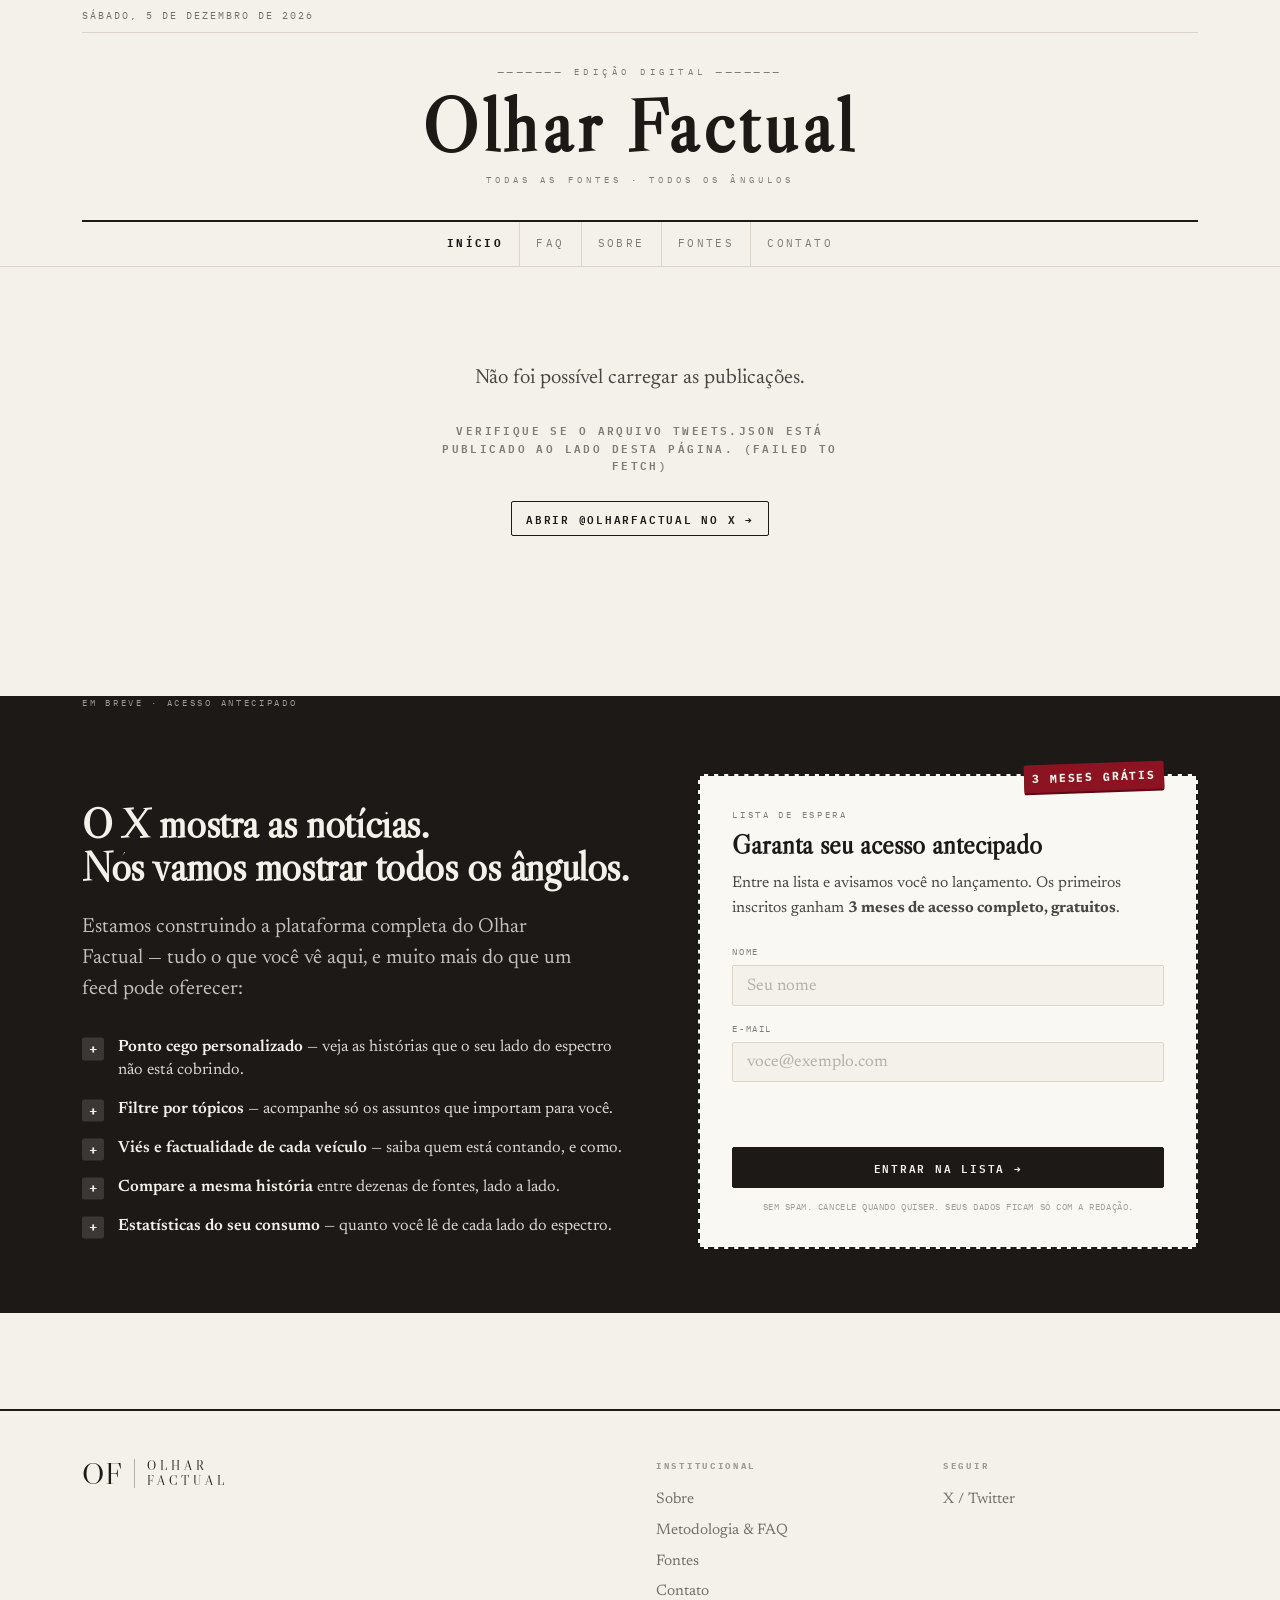
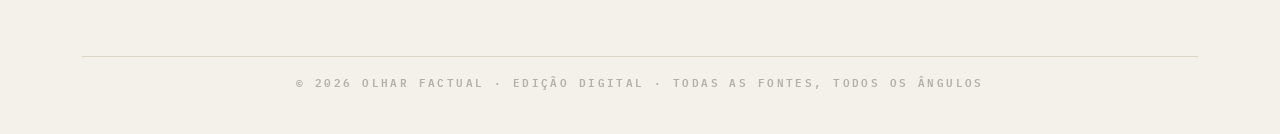
<file: index.html>
<!DOCTYPE html>
<html lang="pt-BR">
<head>
<meta charset="UTF-8">
<meta name="viewport" content="width=device-width, initial-scale=1">
<title>Olhar Factual - Início</title>
<link rel="stylesheet" href="of-tokens.css">
<link rel="icon" href="favicon.svg" type="image/svg+xml">
<link rel="icon" type="image/png" sizes="32x32" href="favicon-32.png">
<link rel="apple-touch-icon" href="favicon-180.png">
<meta name="theme-color" content="#1c1917">
<style>
  /* ---- live indicator in the masthead bar ---- */
  .xf-live { display:inline-flex; align-items:center; gap:0.45rem; font-family:var(--of-mono);
    font-size:0.625rem; letter-spacing:0.2em; text-transform:uppercase; color:var(--of-breaking); }
  .xf-live__dot { width:7px; height:7px; border-radius:99px; background:var(--of-breaking);
    animation: of-pulse 1.6s ease-in-out infinite; }
  @media (prefers-reduced-motion: reduce){ .xf-live__dot{ animation:none; } }

  /* ---- hero ---- */
  .xf-hero { padding-block: var(--of-s7); border-bottom: 2px solid var(--of-ink); }
  .xf-hero__img { width:100%; aspect-ratio:4/3; object-fit:cover; background:var(--of-paper-sunken); filter:saturate(0.92); }

  /* ---- secondary 3-up ---- */
  .xf-secondary { display:grid; gap:0; }
  @media (min-width:768px){ .xf-secondary{ grid-template-columns:repeat(3,1fr); } }

  /* ---- masonry-ish grid rows ---- */
  .xf-grid-row { display:grid; grid-template-columns:1fr; gap:var(--of-s6); padding-block:var(--of-s6); }
  @media (min-width:768px){ .xf-grid-row{ grid-template-columns:repeat(4,1fr); } }

  /* ---- engagement line (mono, restrained) ---- */
  .xf-eng { display:flex; align-items:center; gap:0.9rem; flex-wrap:wrap; margin-top:var(--of-s2);
    font-family:var(--of-mono); font-size:var(--of-fs-micro); letter-spacing:0.08em; color:var(--of-ink-55); }
  .xf-eng b { color:var(--of-ink-80); font-weight:600; }
  .xf-eng__sep { color:var(--of-ink-20); }

  /* ---- post body text in hashtags/mentions ---- */
  .xf-tag { color:var(--of-crimson); }

  /* ---- ticker links ---- */
  .of-ticker__link { color:inherit; text-decoration:none; transition:opacity .15s; }
  .of-ticker__link:hover { opacity:0.82; }
  .of-ticker__link:hover .of-ticker__item { text-decoration:underline; text-underline-offset:3px; }

  /* ---- lens badge (brand kicker: "🔍 Três lentes diferentes") ---- */
  .xf-lens { display:inline-flex; align-items:center; gap:0.38rem; margin-bottom:var(--of-s3);
    font-family:var(--of-mono); font-size:var(--of-fs-micro); font-weight:600; letter-spacing:0.12em;
    text-transform:uppercase; color:var(--of-crimson); }
  .xf-lens__icon { font-size:0.85em; filter:grayscale(1) brightness(0.6); }
  .of-card .xf-lens { margin-bottom:0; margin-top:var(--of-s3); }

  /* ---- coverage kicker (blindspot / comparison) ---- */
  .xf-covk { display:inline-flex; align-items:center; gap:0.4rem; margin-bottom:var(--of-s3);
    font-family:var(--of-mono); font-size:var(--of-fs-micro); font-weight:700; letter-spacing:0.14em;
    text-transform:uppercase; color:var(--of-ink-80); }
  .xf-covk__g { font-size:0.95em; }
  .xf-covk--blind { color:var(--of-crimson); }
  .of-card .xf-covk { margin-bottom:0; margin-top:var(--of-s3); }

  /* ---- coverage panel (hero) ---- */
  .xf-covpanel { background:var(--of-paper-raised); border:1px solid var(--of-rule);
    border-radius:var(--of-radius); padding:var(--of-s6); }
  .xf-covpanel__head { display:flex; align-items:baseline; justify-content:space-between; gap:var(--of-s4);
    margin-bottom:var(--of-s5); flex-wrap:wrap; }
  .xf-covpanel__label { font-family:var(--of-mono); font-size:var(--of-fs-micro); letter-spacing:0.22em;
    text-transform:uppercase; color:var(--of-ink-55); }
  .xf-covpanel__stat { font-family:var(--of-mono); font-size:var(--of-fs-label); letter-spacing:0.06em; color:var(--of-ink-80); }
  .xf-covpanel .of-bias { margin-top:0; }
  .xf-covpanel .of-bias__legend { font-size:0.6rem; margin-top:6px; }
  .xf-covpanel__note { font-family:var(--of-serif); font-size:1.02rem; line-height:1.45; color:var(--of-ink-80);
    margin:var(--of-s5) 0 0; text-wrap:pretty; }

  /* ---- outlet chips ---- */
  .xf-chips { display:flex; flex-wrap:wrap; gap:0.4rem; margin-top:var(--of-s5); }

  /* ---- compact coverage on cards ---- */
  .xf-covmini { margin-top:var(--of-s3); }
  .xf-covmini .of-bias { margin-top:0; }
  .xf-covstat { font-family:var(--of-mono); font-size:var(--of-fs-micro); letter-spacing:0.06em;
    color:var(--of-ink-55); margin-top:0.45rem; }

  /* ---- inline coverage under the hero headline ---- */
  .xf-herocov { margin-top:var(--of-s5); max-width:400px; }
  .xf-herocov .of-bias { margin-top:0; }
  .xf-covnote { font-family:var(--of-serif); font-size:0.92rem; line-height:1.4; color:var(--of-ink-55);
    margin:var(--of-s3) 0 0; text-wrap:pretty; }
  .of-card .xf-covnote { font-size:0.8rem; margin-top:0.45rem; }

  /* ---- image placeholder (shown only if the X cover fails / is unavailable) ---- */
  .xf-imgph { display:grid; place-items:center; background:
      repeating-linear-gradient(135deg, var(--of-paper-sunken) 0 14px, color-mix(in oklab, var(--of-paper-sunken) 60%, var(--of-rule-soft)) 14px 28px);
    border:1px solid var(--of-rule); }
  .xf-imgph__lens { font-size:1.9rem; filter:grayscale(1) opacity(0.32); }
  .xf-hero__img.xf-imgph .xf-imgph__lens { font-size:3rem; }

  /* ---- per-card "ver no X" affordance ---- */
  .xf-source { margin-top:var(--of-s3); }

  /* ---- status / loading / error ---- */
  .xf-status { padding-block:var(--of-s9); text-align:center; }
  .xf-status__inner { display:inline-flex; flex-direction:column; align-items:center; gap:var(--of-s4); max-width:46ch; }
  .xf-spinner { width:26px; height:26px; border:2px solid var(--of-rule); border-top-color:var(--of-ink);
    border-radius:99px; animation: xf-spin 0.8s linear infinite; }
  @keyframes xf-spin { to { transform: rotate(360deg); } }
  .xf-hide { display:none !important; }

  /* skeleton shimmer for first paint */
  .xf-skel { background:linear-gradient(90deg, var(--of-paper-sunken) 25%, var(--of-rule-soft) 37%, var(--of-paper-sunken) 63%);
    background-size:400% 100%; animation: xf-shimmer 1.4s ease infinite; }
  @keyframes xf-shimmer { 0%{ background-position:100% 0; } 100%{ background-position:-100% 0; } }

  /* ---- profile strip ---- */
  .xf-profile { display:flex; align-items:center; gap:var(--of-s5); flex-wrap:wrap;
    padding-block:var(--of-s5); border-bottom:1px solid var(--of-rule); }
  .xf-profile__id { display:flex; align-items:center; gap:var(--of-s4); }
  .xf-profile__avatar { width:3.1rem; height:3.1rem; font-size:1.15rem; flex:none; }
  .xf-profile__name { font-family:var(--of-display); font-size:1.45rem; line-height:1; display:flex; align-items:center; gap:0.4rem; }
  .xf-profile__check { display:inline-grid; place-items:center; width:1rem; height:1rem; border-radius:99px;
    background:var(--of-crimson); color:var(--of-on-red); font-size:0.62rem; font-family:var(--of-mono); transform:translateY(1px); }
  .xf-profile__handle { font-family:var(--of-mono); font-size:var(--of-fs-label); letter-spacing:0.1em; color:var(--of-ink-55); margin-top:0.3rem; }
  .xf-profile__bio { font-family:var(--of-serif); font-size:1rem; color:var(--of-ink-80); margin:0; max-width:42ch; }
  .xf-profile__stats { display:flex; gap:var(--of-s5); font-family:var(--of-mono); font-size:var(--of-fs-micro);
    letter-spacing:0.06em; text-transform:uppercase; color:var(--of-ink-55); }
  .xf-profile__stats b { color:var(--of-ink); font-weight:600; }
  .xf-profile__spacer { flex:1; }
  .xf-profile__cta { flex:none; }
  @media (max-width:640px){ .xf-profile__bio { order:3; flex-basis:100%; } }

  /* ---- waitlist band ---- */
  .xf-waitlist { background:var(--of-ink); color:var(--of-paper); margin-top:var(--of-s8); }
  .xf-waitlist__grid { display:grid; gap:var(--of-s7); padding-block:var(--of-s8); align-items:center; }
  @media (min-width:880px){ .xf-waitlist__grid { grid-template-columns:1.05fr 0.95fr; gap:var(--of-s8); } }
  .xf-waitlist .of-section-head__label { color:color-mix(in oklab, var(--of-paper) 70%, transparent); }
  .xf-waitlist .of-section-head__tick { background:var(--of-paper); }
  .xf-waitlist .of-section-head__line { background:color-mix(in oklab, var(--of-paper) 22%, transparent); }
  .xf-wl__eyebrow { font-family:var(--of-mono); font-size:var(--of-fs-micro); letter-spacing:0.3em;
    text-transform:uppercase; color:color-mix(in oklab, var(--of-paper) 60%, transparent); }
  .xf-wl__title { font-family:var(--of-display); font-size:var(--of-fs-d2); line-height:1.04; letter-spacing:-0.01em; margin:var(--of-s4) 0 0; color:var(--of-paper); text-wrap:balance; }
  .xf-wl__lede { font-family:var(--of-serif); font-size:var(--of-fs-deck); line-height:1.5; color:color-mix(in oklab, var(--of-paper) 78%, transparent); margin:var(--of-s5) 0 0; max-width:46ch; text-wrap:pretty; }
  .xf-feat { list-style:none; margin:var(--of-s6) 0 0; padding:0; display:grid; gap:var(--of-s4); }
  .xf-feat li { display:grid; grid-template-columns:auto 1fr; gap:0.85rem; align-items:start;
    font-family:var(--of-serif); font-size:1.02rem; line-height:1.4; color:color-mix(in oklab, var(--of-paper) 88%, transparent); }
  .xf-feat li::before { content:'+'; font-family:var(--of-mono); font-weight:700; color:var(--of-paper);
    background:color-mix(in oklab, var(--of-paper) 14%, transparent); width:1.4rem; height:1.4rem; border-radius:var(--of-radius);
    display:grid; place-items:center; font-size:0.85rem; transform:translateY(0.1rem); }
  .xf-feat li b { color:var(--of-paper); font-weight:600; }

  /* coupon-style form card */
  .xf-coupon { background:var(--of-paper-raised); color:var(--of-ink); border:2px dashed var(--of-ink);
    border-radius:var(--of-radius); padding:var(--of-s6); position:relative; }
  .xf-stamp { position:absolute; top:-0.85rem; right:var(--of-s6); background:var(--of-crimson); color:var(--of-on-red);
    font-family:var(--of-mono); font-weight:700; font-size:0.72rem; letter-spacing:0.16em; text-transform:uppercase;
    padding:0.4em 0.7em; border-radius:var(--of-radius); transform:rotate(-2deg); box-shadow:0 2px 0 color-mix(in oklab,#000 25%,var(--of-crimson)); }
  .xf-coupon__eyebrow { font-family:var(--of-mono); font-size:var(--of-fs-micro); letter-spacing:0.3em; text-transform:uppercase; color:var(--of-ink-55); }
  .xf-coupon__title { font-family:var(--of-display); font-size:1.7rem; line-height:1.05; margin:var(--of-s2) 0 0; }
  .xf-coupon__sub { font-family:var(--of-serif); font-size:0.98rem; color:var(--of-ink-80); margin:var(--of-s3) 0 0; text-wrap:pretty; }
  .xf-form { display:grid; gap:var(--of-s4); margin-top:var(--of-s5); }
  .xf-field { display:flex; flex-direction:column; gap:0.35rem; }
  .xf-field label { font-family:var(--of-mono); font-size:var(--of-fs-micro); letter-spacing:0.18em; text-transform:uppercase; color:var(--of-ink-55); }
  .xf-input { font-family:var(--of-serif); font-size:1.05rem; padding:0.7rem 0.85rem; background:var(--of-paper);
    border:1px solid var(--of-rule); border-radius:var(--of-radius); color:var(--of-ink); width:100%; transition:border-color .15s, box-shadow .15s; }
  .xf-input:focus { outline:none; border-color:var(--of-ink); box-shadow:0 0 0 3px var(--of-ink-20); }
  .xf-input::placeholder { color:var(--of-ink-30); }
  .xf-input--err { border-color:var(--of-breaking); }
  .xf-form__err { font-family:var(--of-mono); font-size:var(--of-fs-micro); letter-spacing:0.04em; color:var(--of-breaking); min-height:0.9rem; }
  .xf-form .of-btn { width:100%; justify-content:center; padding-block:0.95em; }
  .xf-form .of-btn[disabled] { opacity:0.55; cursor:default; }
  .xf-fine { font-family:var(--of-mono); font-size:0.5625rem; letter-spacing:0.06em; text-transform:uppercase; color:var(--of-ink-40); text-align:center; margin:var(--of-s3) 0 0; }
  /* success state */
  .xf-coupon--done { border-style:solid; border-color:var(--of-crimson); }
  .xf-success { text-align:center; padding-block:var(--of-s3); }
  .xf-success__mark { width:3rem; height:3rem; margin:0 auto var(--of-s4); border-radius:99px; background:var(--of-crimson); color:var(--of-on-red);
    display:grid; place-items:center; font-size:1.4rem; }
  .xf-success__pos { font-family:var(--of-mono); font-size:var(--of-fs-label); letter-spacing:0.14em; text-transform:uppercase; color:var(--of-ink-55); margin-top:var(--of-s4); }
  .xf-success__pos b { color:var(--of-crimson); font-size:1.05rem; }
</style>
</head>
<body>

<!-- ===================== MASTHEAD ===================== -->
<header class="of-masthead" data-screen-label="Feed do X">
  <div class="of-container">
    <div class="of-masthead__bar">
      <span class="of-masthead__date" id="xf-date">—</span>
    </div>
    <div class="of-masthead__title">
      <div class="of-eyebrow" style="margin-bottom:var(--of-s3)">─────── Edição Digital ───────</div>
      <a href="index.html"><h1 class="of-wordmark">Olhar Factual</h1></a>
      <div class="of-eyebrow" style="margin-top:var(--of-s3); letter-spacing:0.45em">Todas as fontes · Todos os ângulos</div>
    </div>
    <nav class="of-nav">
      <a href="index.html" aria-current="page">Início</a>
      <a href="FAQ.html">FAQ</a>
      <a href="Sobre.html">Sobre</a>
      <a href="Fontes.html">Fontes</a>
      <a href="Contato.html">Contato</a>
    </nav>
  </div>
</header>

<!-- ===================== BREAKING TICKER ===================== -->
<div class="of-ticker xf-hide" id="xf-ticker">
  <div class="of-ticker__inner">
    <div class="of-ticker__tag"><span class="of-ticker__dot">●</span><span>Últimas</span></div>
    <div class="of-ticker__viewport">
      <div class="of-ticker__track" id="xf-ticker-track"></div>
    </div>
  </div>
</div>

<!-- (profile strip removed per review) -->

<main class="of-container">

  <!-- ===================== LOADING / ERROR STATE ===================== -->
  <section class="xf-status" id="xf-state">
    <div class="xf-status__inner">
      <div class="xf-spinner" id="xf-spinner"></div>
      <p class="of-deck" id="xf-state-msg">Carregando publicações de @olharfactual…</p>
      <p class="of-kicker xf-hide" id="xf-state-sub"></p>
      <a class="of-btn of-btn--ghost xf-hide" id="xf-state-cta" href="#" target="_blank" rel="noopener">Ver no X →</a>
    </div>
  </section>

  <!-- ===================== HERO (post 1) ===================== -->
  <article class="xf-hero of-card group xf-hide" id="xf-hero"></article>

  <!-- ===================== SECONDARY ROW (posts 2–4) ===================== -->
  <section class="xf-secondary of-divide-x of-row-3 xf-hide" id="xf-secondary" style="padding-block:var(--of-s4)"></section>

  <!-- ===================== GRID (rest) ===================== -->
  <section class="of-pad-y xf-hide" id="xf-more">
    <div class="of-section-head">
      <span class="of-section-head__tick"></span>
      <span class="of-section-head__label">Mais Publicações</span>
      <span class="of-section-head__line"></span>
    </div>
    <div class="of-divide-y" id="xf-grid"></div>
    <div style="text-align:center; margin-top:var(--of-s7)">
      <a class="of-btn of-btn--ghost" id="xf-seeall" href="https://x.com/olharfactual" target="_blank" rel="noopener">Ver todas no X</a>
    </div>
  </section>
</main>

<!-- ===================== WAITLIST BAND ===================== -->
<section class="xf-waitlist" id="waitlist" data-screen-label="Waitlist">
  <div class="of-container">
    <div class="xf-wl__eyebrow">Em Breve · Acesso Antecipado</div>
    <div class="xf-waitlist__grid">
      <div>
        <h2 class="xf-wl__title">O X mostra as notícias.<br>Nós vamos mostrar todos os ângulos.</h2>
        <p class="xf-wl__lede">Estamos construindo a plataforma completa do Olhar Factual — tudo o que você vê aqui, e muito mais do que um feed pode oferecer:</p>
        <ul class="xf-feat">
          <li><span><b>Ponto cego personalizado</b> — veja as histórias que o seu lado do espectro não está cobrindo.</span></li>
          <li><span><b>Filtre por tópicos</b> — acompanhe só os assuntos que importam para você.</span></li>
          <li><span><b>Viés e factualidade de cada veículo</b> — saiba quem está contando, e como.</span></li>
          <li><span><b>Compare a mesma história</b> entre dezenas de fontes, lado a lado.</span></li>
          <li><span><b>Estatísticas do seu consumo</b> — quanto você lê de cada lado do espectro.</span></li>
        </ul>
      </div>

      <div class="xf-coupon" id="xf-coupon">
        <span class="xf-stamp">3 meses grátis</span>
        <div id="xf-form-wrap">
          <div class="xf-coupon__eyebrow">Lista de espera</div>
          <h3 class="xf-coupon__title">Garanta seu acesso antecipado</h3>
          <p class="xf-coupon__sub">Entre na lista e avisamos você no lançamento. Os primeiros inscritos ganham <strong>3 meses de acesso completo, gratuitos</strong>.</p>
          <form class="xf-form" id="xf-form" novalidate>
            <div class="xf-field">
              <label for="xf-name">Nome</label>
              <input class="xf-input" id="xf-name" name="name" type="text" autocomplete="name" placeholder="Seu nome" required>
            </div>
            <div class="xf-field">
              <label for="xf-email">E-mail</label>
              <input class="xf-input" id="xf-email" name="email" type="email" autocomplete="email" placeholder="voce@exemplo.com" required>
            </div>
            <p class="xf-form__err" id="xf-form-err" role="alert"></p>
            <button class="of-btn" type="submit" id="xf-form-btn">Entrar na lista →</button>
          </form>
          <p class="xf-fine">Sem spam. Cancele quando quiser. Seus dados ficam só com a redação.</p>
        </div>
      </div>
    </div>
  </div>
</section>

<!-- ===================== FOOTER ===================== -->
<footer class="of-footer">
  <div class="of-container">
    <div class="of-footer__cols">
      <div class="of-footer__col" style="grid-column: span 2; min-width:auto">
        <a href="index.html" style="padding:0"><span class="of-logo"><span class="of-logo__mark">OF</span><span class="of-logo__rule"></span><span class="of-logo__word of-logo--stacked" style="display:flex;flex-direction:column">Olhar<br>Factual</span></span></a>
        <p class="of-kicker" style="margin-top:var(--of-s4); color:var(--of-ink-40)" id="xf-foot-updated"></p>
      </div>
      <div class="of-footer__col"><h4>Institucional</h4><a href="Sobre.html">Sobre</a><a href="FAQ.html">Metodologia &amp; FAQ</a><a href="Fontes.html">Fontes</a><a href="Contato.html">Contato</a></div>
      <div class="of-footer__col"><h4>Seguir</h4><a href="https://x.com/olharfactual" target="_blank" rel="noopener">X / Twitter</a></div>
    </div>
    <div class="of-hr" style="margin-top:var(--of-s7)"></div>
    <p class="of-kicker" style="margin-top:var(--of-s4); text-align:center; color:var(--of-ink-30)">© 2026 Olhar Factual · Edição Digital · Todas as fontes, todos os ângulos</p>
  </div>
</footer>

<script>
/* ============================================================================
   Olhar Factual — "Direto do X"
   Reads posts from tweets.json (same origin → no CORS, no backend) and renders
   them into the broadsheet layout. Swap tweets.json for a live feed (GitHub
   Action / Cloudflare Worker) and this page updates automatically.
   ========================================================================== */
(function () {
  'use strict';

  var DATA_URL = 'https://olhar-factual-x-fetcher.olhar-factual.workers.dev';
  var DEFAULT_HANDLE = 'OlharFactual';

  /* ---------- helpers ---------- */
  function el(id){ return document.getElementById(id); }
  function esc(s){ return String(s).replace(/[&<>"']/g, function(c){
    return ({'&':'&amp;','<':'&lt;','>':'&gt;','"':'&quot;',"'":'&#39;'})[c]; }); }

  // pt-BR relative time
  function relTime(date){
    var diff = Math.max(0, (Date.now() - date.getTime()) / 1000); // seconds
    var m = Math.round(diff/60);
    if (m < 1)  return 'agora';
    if (m < 60) return m + 'min atrás';
    var h = Math.round(m/60);
    if (h < 24) return h + 'h atrás';
    var d = Math.round(h/24);
    if (d < 7)  return d + 'd atrás';
    return date.toLocaleDateString('pt-BR', { day:'2-digit', month:'short' });
  }

  function postDate(p){
    if (p.created_at) return new Date(p.created_at);
    if (typeof p.minutes_ago === 'number') return new Date(Date.now() - p.minutes_ago*60000);
    return new Date();
  }

  function compact(n){
    if (n == null) return null;
    if (n >= 1000000) return (n/1000000).toFixed(1).replace(/\.0$/,'') + 'M';
    if (n >= 1000)    return (n/1000).toFixed(1).replace(/\.0$/,'') + 'mil';
    return String(n);
  }

  // Each post is an X "article": title = headline, summary = the media-comparison
  // deck, lenses = how many media angles it contrasts. Plain tweets have only title.
  function postTitle(p){ return String(p.title || p.text || '').replace(/https?:\/\/\S+/g,'').trim(); }
  function postSummary(p){ return String(p.summary || '').trim(); }

  var LENS_WORD = { 1:'Uma lente', 2:'Duas lentes', 3:'Três lentes', 4:'Quatro lentes', 5:'Cinco lentes' };
  function lensBadge(p){
    if (!p.lenses) return '';
    var label = LENS_WORD[p.lenses] || (p.lenses + ' lentes');
    return '<span class="xf-lens"><span class="xf-lens__icon">🔍</span>' + esc(label) + ' diferentes</span>';
  }

  // image with graceful fallback: X CDN images that fail OR hang are swapped for
  // an on-brand "lens" placeholder so the layout never breaks. In production the
  // real cover loads before the timeout and the placeholder never appears.
  function imgTag(cls, src, alt){
    return '<img class="' + cls + '" src="' + esc(proxied(src)) + '" alt="' + esc(alt || '') + '" '
      + 'loading="lazy" referrerpolicy="no-referrer" data-imgwatch="1">';
  }
  // Route third-party CDN images (pbs.twimg.com, glbimg.com, …) through a neutral
  // image proxy. Privacy blockers (Firefox ETP, uBlock) blocklist the X/Twitter CDN
  // by domain, so loading covers directly gets blocked client-side; wsrv.nl is a
  // plain image CDN that isn't on those lists, so the images come through. It also
  // bypasses CDN hotlink/referer protection (e.g. Globo's glbimg).
  function proxied(src){
    if (!src || !/^https?:\/\//i.test(src)) return src; // leave local/relative paths alone
    try {
      // Images we self-host (same origin as our data source, e.g. the Cloudflare
      // Worker's /img/ route) are already reliable — don't bounce them through the
      // third-party proxy. Only un-self-hosted CDN urls (twimg, glbimg) get proxied.
      if (new URL(src).origin === new URL(DATA_URL, location.href).origin) return src;
    } catch (e) { /* fall through to proxy */ }
    return 'https://wsrv.nl/?url=' + encodeURIComponent(src);
  }

  function placeholderFor(img){
    var ph = document.createElement('div');
    ph.className = img.className + ' xf-imgph';
    ph.setAttribute('role', 'img');
    ph.setAttribute('aria-label', img.getAttribute('alt') || 'Imagem da publicação');
    ph.innerHTML = '<span class="xf-imgph__lens">🔍</span>';
    if (img.parentNode) img.parentNode.replaceChild(ph, img);
  }

  function watchImg(img){
    if (img.__w) return; img.__w = true;
    function ok(){ img.__done = true; }
    function fail(){ if (img.__done) return; img.__done = true; placeholderFor(img); }
    if (img.complete && img.naturalWidth > 0){ ok(); return; }
    img.addEventListener('load', ok);
    img.addEventListener('error', fail);
    // Start the timeout only once the image is near the viewport — lazy-loaded
    // images are never fetched off-screen, so a global timer would fire and replace
    // them with placeholders before the browser ever requested them.
    function armTimeout(){
      setTimeout(function(){ if (!img.__done && !(img.complete && img.naturalWidth > 0)) fail(); }, 5000);
    }
    if ('IntersectionObserver' in window){
      var obs = new IntersectionObserver(function(entries){
        if (entries[0].isIntersecting){ obs.disconnect(); armTimeout(); }
      }, { rootMargin: '200px' });
      obs.observe(img);
    } else {
      armTimeout();
    }
  }
  function watchImages(){
    var imgs = document.querySelectorAll('img[data-imgwatch]');
    for (var i = 0; i < imgs.length; i++) watchImg(imgs[i]);
  }

  // escape, then linkify #hashtags and @mentions
  function richText(text){
    var out = esc(text);
    out = out.replace(/(^|\s)([#＃][\wÀ-ÿ]+)/g, '$1<span class="xf-tag">$2</span>');
    out = out.replace(/(^|\s)(@[\w]+)/g, '$1<span class="xf-tag">$2</span>');
    return out.replace(/\n/g, '<br>');
  }

  // No @handle — every post is from the same feed, so it's redundant. Instead we
  // surface the coverage stat (veículos · artigos) the way the homepage does.
  function metaLine(p, date){
    var parts = [];
    if (p.coverage){
      var t = covTotals(p.coverage);
      parts.push('<span class="of-meta__strong">' + t.outlets + ' veículos</span>');
      parts.push('<span class="of-meta__num">' + t.articles + ' artigos</span>');
    }
    parts.push('<time class="of-meta__time">' + esc(relTime(date)) + '</time>');
    return '<div class="of-meta">' + parts.join('<span class="of-meta__sep">·</span>') + '</div>';
  }

  function engLine(p){
    var parts = [];
    if (p.views   != null && p.views   > 0) parts.push('<span><b>' + esc(compact(p.views))   + '</b> visualizações</span>');
    if (p.reposts != null && p.reposts > 0) parts.push('<span><b>' + esc(compact(p.reposts)) + '</b> reposts</span>');
    if (p.likes   != null && p.likes   > 0) parts.push('<span><b>' + esc(compact(p.likes))   + '</b> curtidas</span>');
    if (!parts.length) return '';
    return '<div class="xf-eng">' + parts.join('<span class="xf-eng__sep">·</span>') + '</div>';
  }

  function sourceLink(url){
    if (!url) return '';
    return '<div class="xf-source"><a class="of-textlink" href="' + esc(url) + '" target="_blank" rel="noopener">Ler no X →</a></div>';
  }

  /* ---------- coverage (the signature data viz) ---------- */
  var SIDE_LABEL = { left:'Esquerda', center:'Centro', right:'Direita' };
  function covTotals(cov){
    var a = (cov.left.count||0) + (cov.center.count||0) + (cov.right.count||0);
    var names = {};
    ['left','center','right'].forEach(function(k){ (cov[k].outlets||[]).forEach(function(o){ names[o]=1; }); });
    return { articles:a, outlets:Object.keys(names).length };
  }
  function covPct(cov){
    var t = (cov.left.count||0)+(cov.center.count||0)+(cov.right.count||0) || 1;
    var l = Math.round((cov.left.count||0)/t*100);
    var c = Math.round((cov.center.count||0)/t*100);
    return { l:l, c:c, r:Math.max(0, 100-l-c) };
  }
  function coverageBar(cov, lg){
    var p = covPct(cov);
    return '<div class="of-bias">'
      + '<div class="of-bias__track ' + (lg ? 'of-bias__track--lg' : '') + '">'
      +   '<div class="of-bias__seg of-bias__seg--left" style="width:' + p.l + '%"></div>'
      +   '<div class="of-bias__seg of-bias__seg--center" style="width:' + p.c + '%"></div>'
      +   '<div class="of-bias__seg of-bias__seg--right" style="width:' + p.r + '%"></div>'
      + '</div>'
      + '<div class="of-bias__legend"><span class="l">Esq. ' + p.l + '%</span><span class="c">Centro ' + p.c + '%</span><span class="r">Dir. ' + p.r + '%</span></div>'
      + '</div>';
  }
  function coverageNote(cov){
    var present = [], absent = [];
    ['left','center','right'].forEach(function(k){ ((cov[k].count||0) > 0 ? present : absent).push(k); });
    if (present.length && absent.length){
      var p = present.map(function(k){ return SIDE_LABEL[k]; });
      var a = absent.map(function(k){ return SIDE_LABEL[k]; });
      var pStr = p.length === 1 ? ('Apenas veículos de ' + p[0]) : ('Veículos de ' + p.join(' e '));
      return pStr + ' cobriram esta história — ' + a.join(' e ') + ' sem registros.';
    }
    return null;
  }
  function coverageKicker(p){
    if (p.coverage_kind === 'blindspot')
      return '<span class="xf-covk xf-covk--blind"><span class="xf-covk__g">◑</span>Cobertura Assimétrica</span>';
    return '<span class="xf-covk"><span class="xf-covk__g">🔍</span>Cobertura Comparada</span>';
  }
  function outletChips(cov){
    var chips = [];
    ['left','center','right'].forEach(function(k){
      var cls = k === 'left' ? 'of-chip--left' : k === 'right' ? 'of-chip--right' : 'of-chip--center';
      (cov[k].outlets || []).forEach(function(o){ chips.push('<span class="of-chip ' + cls + '">' + esc(o) + '</span>'); });
    });
    return chips.length ? '<div class="xf-chips">' + chips.join('') + '</div>' : '';
  }
  function coveragePanel(p){
    var cov = p.coverage, tot = covTotals(cov), note = coverageNote(cov);
    return '<div class="xf-covpanel">'
      + '<div class="xf-covpanel__head"><span class="xf-covpanel__label">Dados da cobertura</span>'
      +   '<span class="xf-covpanel__stat">' + tot.articles + ' artigos · ' + tot.outlets + ' veículos</span></div>'
      + coverageBar(cov, true)
      + (note ? '<p class="xf-covpanel__note">' + esc(note) + '</p>' : '')
      + outletChips(cov)
      + '</div>';
  }
  function coverageMini(p){
    var note = p.coverage_kind === 'blindspot' ? coverageNote(p.coverage) : null;
    return '<div class="xf-covmini">' + coverageBar(p.coverage, false)
      + (note ? '<p class="xf-covnote">' + esc(note) + '</p>' : '') + '</div>';
  }

  /* ---------- renderers ---------- */
  function renderHero(p, handle){
    var date = postDate(p);
    var img = (p.media && p.media[0]) ? p.media[0] : null;
    var summary = postSummary(p);
    var cov = p.coverage;
    var kicker = p.coverage_kind === 'blindspot' ? coverageKicker(p) : lensBadge(p);
    var note = (cov && p.coverage_kind === 'blindspot') ? coverageNote(cov) : null;
    var textCol =
      '<div>' + kicker + metaLine(p, date)
      + '<h2 class="of-headline of-headline--d1 of-link-head" style="margin-top:var(--of-s3)">' + richText(postTitle(p)) + '</h2>'
      + (summary ? '<p class="of-deck" style="margin-top:var(--of-s4)">' + richText(summary) + '</p>' : '')
      + (cov ? '<div class="xf-herocov">' + coverageBar(cov, true)
             + (note ? '<p class="xf-covnote">' + esc(note) + '</p>' : '') + '</div>' : '')
      + sourceLink(p.url)
      + '</div>';
    var html;
    if (img){
      // keep the cover image AND show the coverage bar inline on the left
      html = '<div class="of-grid of-grid--hero">' + textCol
        + '<div>' + imgTag('xf-hero__img', img, p.media_alt) + '</div></div>';
    } else if (cov){
      // no image (e.g. blindspot): pair the headline with the full coverage panel
      html = '<div class="of-grid of-grid--hero">'
        + '<div>' + kicker + metaLine(p, date)
          + '<h2 class="of-headline of-headline--d1 of-link-head" style="margin-top:var(--of-s3)">' + richText(postTitle(p)) + '</h2>'
          + (summary ? '<p class="of-deck" style="margin-top:var(--of-s4)">' + richText(summary) + '</p>' : '')
          + sourceLink(p.url) + '</div>'
        + '<div>' + coveragePanel(p) + '</div></div>';
    } else {
      html = '<div>' + textCol + '</div>';
    }
    var hero = el('xf-hero');
    hero.innerHTML = html;
    if (p.url) hero.onclick = function(e){ if (e.target.closest('a')) return; window.open(p.url, '_blank', 'noopener'); };
    hero.classList.remove('xf-hide');
  }

  function card(p, handle, opts){
    opts = opts || {};
    var date = postDate(p);
    var img = (p.media && p.media[0]) ? p.media[0] : null;
    var summary = postSummary(p);
    var cov = p.coverage;
    var headClass = opts.small ? 'of-headline--h4 of-clamp-3' : 'of-headline--h3 of-clamp-3';
    var html = '';
    if (img && !opts.noImg) html += imgTag('of-card__img', img, p.media_alt);
    html += p.coverage_kind === 'blindspot' ? coverageKicker(p) : lensBadge(p);
    html += metaLine(p, date);
    html += '<h3 class="of-headline ' + headClass + ' of-link-head" style="margin-top:var(--of-s2)">' + richText(postTitle(p)) + '</h3>';
    if (opts.span2 && summary) html += '<p class="of-deck of-clamp-2" style="margin-top:var(--of-s2)">' + richText(summary) + '</p>';
    if (cov) html += coverageMini(p);
    var art = document.createElement('article');
    art.className = 'of-card group' + (opts.span2 ? ' of-span-2' : '');
    if (opts.span2) art.style.gridColumn = 'span 2';
    if (opts.pad) art.style.paddingBlock = 'var(--of-s6)';
    art.innerHTML = html;
    if (p.url) art.addEventListener('click', function(e){ if (e.target.closest('a')) return; window.open(p.url, '_blank', 'noopener'); });
    return art;
  }

  function renderSecondary(posts, handle){
    var wrap = el('xf-secondary');
    wrap.innerHTML = '';
    posts.forEach(function(p){ wrap.appendChild(card(p, handle, { pad:true })); });
    if (posts.length) wrap.classList.remove('xf-hide');
  }

  // Lay the remaining posts into alternating 4-col rows (1 wide + 2 narrow),
  // mirroring the homepage rhythm. Posts with no image become text cards.
  function renderGrid(posts, handle){
    var grid = el('xf-grid');
    grid.innerHTML = '';
    var i = 0, rowIndex = 0;
    while (i < posts.length){
      var row = document.createElement('div');
      row.className = 'xf-grid-row';
      row.style.borderTop = '1px solid var(--of-rule)';
      var chunk = posts.slice(i, i + 3);
      var wideFirst = (rowIndex % 2 === 0);
      chunk.forEach(function(p, idx){
        var isWide = wideFirst ? (idx === 0) : (idx === 1);
        row.appendChild(card(p, handle, isWide
          ? { span2:true, small:false }
          : { small:true, noImg: !(p.media && p.media[0]) }));
      });
      grid.appendChild(row);
      i += 3; rowIndex++;
    }
    el('xf-more').classList.remove('xf-hide');
  }

  function renderTicker(posts){
    var track = el('xf-ticker-track');
    var items = posts.slice(0, 6).map(function(p){
      var t = postTitle(p).split('\n')[0];
      if (t.length > 90) t = t.slice(0, 88) + '…';
      var label = '<span class="of-ticker__item">' + esc(t) + '</span>';
      return p.url
        ? '<a class="of-ticker__link" href="' + esc(p.url) + '" target="_blank" rel="noopener">' + label + '</a>'
        : label;
    });
    if (!items.length) return;
    track.innerHTML = items.join('') + items.join(''); // duplicate for seamless loop
    el('xf-ticker').classList.remove('xf-hide');
  }

  function setChrome(account, fetchedAt){
    var handle = (account && account.handle) || DEFAULT_HANDLE;
    el('xf-date').textContent = capitalize(new Date().toLocaleDateString('pt-BR',
      { weekday:'long', day:'numeric', month:'long', year:'numeric' }));
    var url = (account && account.url) || ('https://x.com/' + handle);
    el('xf-seeall').href = url;
    el('xf-seeall').textContent = 'Ver todas em @' + handle;
    if (fetchedAt){
      el('xf-foot-updated').textContent = 'Última atualização: ' + relTime(new Date(fetchedAt)) + '.';
    }
    return handle;
  }
  function capitalize(s){ return s.charAt(0).toUpperCase() + s.slice(1); }

  function showError(msg, handle){
    el('xf-spinner').classList.add('xf-hide');
    el('xf-state-msg').textContent = 'Não foi possível carregar as publicações.';
    var sub = el('xf-state-sub');
    sub.textContent = msg; sub.classList.remove('xf-hide');
    var cta = el('xf-state-cta');
    cta.href = 'https://x.com/' + (handle || DEFAULT_HANDLE);
    cta.textContent = 'Abrir @' + (handle || DEFAULT_HANDLE) + ' no X →';
    cta.classList.remove('xf-hide');
  }

  /* ---------- boot + silent auto-refresh ---------- */
  var REFRESH_MS = 3 * 60 * 1000;   // re-check tweets.json every 3 min
  var lastSig = '';

  function signature(data){
    var posts = (data && data.posts) || [];
    return (data && data.fetched_at || '') + '|' + posts.length + '|'
      + posts.map(function(p){ return p.id; }).join(',');
  }

  function render(data){
    var posts = (data && data.posts) || [];
    var handle = setChrome(data && data.account, data && data.fetched_at);
    if (!posts.length){ showError('Nenhuma publicação encontrada no momento.', handle); return; }
    el('xf-state').classList.add('xf-hide');
    renderTicker(posts);
    renderHero(posts[0], handle);
    renderSecondary(posts.slice(1, 4), handle);
    if (posts.length > 4) renderGrid(posts.slice(4), handle);
    else { el('xf-grid').innerHTML = ''; el('xf-more').classList.add('xf-hide'); }
    watchImages();
  }

  /* ---------- runtime parsing (from raw full_text) ----------
   * The fetcher stores each post's full article body in `full_text`. We parse the
   * coverage block, sources, lenses and summary HERE, at render time — so fixing a
   * parser bug is just a page edit, no re-fetch of tweets.json needed. Mirrors the
   * logic in x-fetcher/fetch.mjs; falls back to the stored fields when nothing parses.
   */
  function normalizeBold(s){
    var out = '';
    for (var ch of String(s)){
      var c = ch.codePointAt(0);
      if (c >= 0x1D5D4 && c <= 0x1D5ED) out += String.fromCharCode(65 + (c - 0x1D5D4));
      else if (c >= 0x1D5EE && c <= 0x1D607) out += String.fromCharCode(97 + (c - 0x1D5EE));
      else if (c >= 0x1D7EC && c <= 0x1D7F5) out += String.fromCharCode(48 + (c - 0x1D7EC));
      else out += ch;
    }
    return out;
  }
  function stripAccents(s){ return String(s).normalize('NFD').replace(/[\u0300-\u036f]/g, ''); }
  var LEAN_BY_EMOJI = { '🔴':'left', '🔵':'left', '⚪':'center', '⚫':'center', '🟢':'right' };
  var SIDE_KEY = { ESQUERDA:'left', CENTRO:'center', DIREITA:'right' };
  function cleanOutlet(s){ return String(s).replace(/^[\s🔴🔵⚪⚫🟢•·*]+/, '').replace(/[•·*]/g, '').trim(); }

  function parseSources(text){
    var i = text.search(/Fontes\s*:/i);
    var region = i >= 0 ? text.slice(i) : '';
    var out = [], re = /([🔴🔵⚪⚫🟢])?\s*([^\n–-]+?)\s*[–-]\s*(https?:\/\/\S+)/g, m;
    while ((m = re.exec(region))){
      var lean = m[1] ? (LEAN_BY_EMOJI[m[1]] || null) : null;
      var outlet = cleanOutlet(m[2]);
      if (outlet && m[3]) out.push({ outlet: outlet, lean: lean, url: m[3] });
    }
    return out;
  }
  // Outlet name cleanup: strip lean markers/bullets and a trailing citation number
  // ("Revista Fórum 2" → "Revista Fórum"; leaves "Poder360"/"G1" intact — no space).
  function trimOutlet(s){ return String(s).replace(/^[\s🔴🔵⚪⚫🟢•·*]+/, '').replace(/[•·*]/g, '').replace(/\s+\d+$/, '').trim(); }
  function parseCoverage(rawText){
    try {
      if (!rawText) return null;
      var text = normalizeBold(rawText), flat = stripAccents(text), kind = null;
      if (/COBERTURA ASSIM/i.test(flat)) kind = 'blindspot';
      else if (/A MESMA NOTICIA/i.test(flat)) kind = 'comparison';
      var sides = { left:{count:0,outlets:[]}, center:{count:0,outlets:[]}, right:{count:0,outlets:[]} };
      var m, found = false;

      // Format A — explicit counts: "Esquerda: 8 artigo(s) de 4 outlet(s) — G1, O Globo"
      var reA = /(Esquerda|Centro|Direita)\s*:\s*(\d+)\s*artigo\(s\)(?:\s*de\s*(\d+)\s*outlet\(s\))?\s*(?:[—–-]\s*([^\n]+))?/gi;
      while ((m = reA.exec(text))){
        found = true;
        var kA = SIDE_KEY[stripAccents(m[1]).toUpperCase()];
        var outsA = [], tail = (m[4] || '').trim();
        if (tail && !/nenhum outlet/i.test(tail)) outsA = tail.split(/[,;]/).map(trimOutlet).filter(Boolean);
        sides[kA] = { count: parseInt(m[2], 10) || 0, outlets: outsA };
      }

      // Format B (what Olhar Factual actually writes): outlets in parentheses after
      // each side, e.g. "🔴 Esquerda (Folha, Carta, UOL): …". Count = distinct outlets.
      // Anchored to line-start + optional lean emoji so prose ("a direita publica…")
      // never matches; the emoji is consumed as non-letter chars (surrogate-safe).
      if (!found){
        var reB = /(?:[\n\r]|^)\s*[^\sA-Za-z]*\s*(Esquerda|Centro|Direita)\s*\(([^)\n]+)\)/g;
        while ((m = reB.exec(text))){
          var kB = SIDE_KEY[stripAccents(m[1]).toUpperCase()];
          if (!kB) continue;
          var list = m[2].split(/[,;]/).map(trimOutlet).filter(Boolean), seen = {}, uniq = [];
          list.forEach(function(o){ var key = stripAccents(o).toLowerCase(); if (!seen[key]){ seen[key] = 1; uniq.push(o); } });
          sides[kB] = { count: uniq.length, outlets: uniq };
          found = true;
        }
      }

      var sources = parseSources(text);
      if (!found) return kind ? { kind: kind, coverage: null, sources: sources } : null;
      var leanOf = {};
      ['left','center','right'].forEach(function(k){ sides[k].outlets.forEach(function(o){ leanOf[stripAccents(o).toLowerCase()] = k; }); });
      sources.forEach(function(s){ if (!s.lean) s.lean = leanOf[stripAccents(s.outlet).toLowerCase()] || null; });
      return { kind: kind || 'comparison', coverage: sides, sources: sources };
    } catch (e) { return null; }
  }
  var LENS_MAP = { UMA:1, DUAS:2, 'TRÊS':3, TRES:3, QUATRO:4, CINCO:5 };
  function parseLenses(s){
    var m = String(s).match(/\bA?\s*MESMA NOT[IÍ]CIA,?\s*([A-ZÀ-Ÿ]+|\d+)\s*LENTES/i);
    if (!m) return null;
    var k = m[1].toUpperCase();
    return LENS_MAP[k] || parseInt(m[1], 10) || null;
  }
  function extractSummary(full){
    var t = normalizeBold(full), nl = t.indexOf('\n');
    var firstLine = nl >= 0 ? t.slice(0, nl) : t;
    // Only drop the first line when it's the "A MESMA NOTÍCIA" header, not content lines
    var body = (nl >= 0 && /A MESMA NOT[IÍ]CIA/i.test(firstLine))
      ? t.slice(nl + 1).replace(/^\s+/, '')
      : t;
    // Cut before the detailed analysis section (🔍 paragraph or outlet-list headers)
    var cut = body.search(/\n\s*🔍|\b(Esquerda|Centro|Direita)\s*\([^)]+\)\s*:|Dados da cobertura|Fontes\s*:/i);
    if (cut > 0) body = body.slice(0, cut);
    return body.trim();
  }

  // Re-derive parsed fields from each post's raw `full_text`, overriding the stored
  // values only when something actually parses (otherwise keep the fetcher's output).
  function enrichData(data){
    if (!data || !Array.isArray(data.posts)) return data;
    data.posts.forEach(function(p){
      var full = p.full_text || '';
      var lz = parseLenses(full || p.summary || '');
      if (lz != null) p.lenses = lz;
      if (full && full.length > (p.summary || '').length){
        var s = extractSummary(full);
        if (s) p.summary = s;
      }
      var cov = parseCoverage(full);
      if (cov){
        p.coverage_kind = cov.kind;
        if (cov.coverage) p.coverage = cov.coverage;
        if (cov.sources && cov.sources.length) p.sources = cov.sources;
      }
    });
    return data;
  }

  function load(isRefresh){
    fetch(DATA_URL, { cache: 'no-store' })
      .then(function(r){ if (!r.ok) throw new Error('HTTP ' + r.status); return r.json(); })
      .then(function(data){
        enrichData(data); // runtime parse coverage/sources/lenses/summary from full_text
        var sig = signature(data);
        // On a silent refresh with no new posts, just bump the relative timestamps.
        if (isRefresh && sig === lastSig){ setChrome(data && data.account, data && data.fetched_at); return; }
        lastSig = sig;
        render(data);
      })
      .catch(function(err){
        if (isRefresh){ console.warn('[Direto do X] refresh falhou (mantendo conteúdo atual):', err); return; }
        console.error('[Direto do X] falha ao carregar tweets.json:', err);
        setChrome(null, null);
        showError('Verifique se o arquivo tweets.json está publicado ao lado desta página. (' + err.message + ')', DEFAULT_HANDLE);
      });
  }

  load(false);
  setInterval(function(){ load(true); }, REFRESH_MS);
  // refresh when the tab regains focus, too
  document.addEventListener('visibilitychange', function(){ if (!document.hidden) load(true); });

  /* ---------- waitlist ---------- */
  // ── Web3Forms ── paste your access key from https://web3forms.com (free).
  // Leave '' to run in demo mode (shows success locally, sends nothing).
  var WEB3FORMS_KEY = '0150f1ba-c5b4-4f9b-9e4d-ab336661ab3f';
  var WEB3FORMS_URL = 'https://api.web3forms.com/submit';
  (function initWaitlist(){
    var form = el('xf-form'); if (!form) return;
    var btn = el('xf-form-btn'), errEl = el('xf-form-err');
    var nameI = el('xf-name'), emailI = el('xf-email');
    var KEY = 'of_waitlist_v1';

    try {
      var saved = JSON.parse(localStorage.getItem(KEY) || 'null');
      if (saved && saved.email) showDone();
    } catch (e) {}

    function validEmail(v){ return /^[^\s@]+@[^\s@]+\.[^\s@]+$/.test(v); }

    function showDone(){
      el('xf-coupon').classList.add('xf-coupon--done');
      el('xf-form-wrap').innerHTML =
        '<div class="xf-success">'
        + '<div class="xf-success__mark">✓</div>'
        + '<div class="xf-coupon__eyebrow">Você está na lista</div>'
        + '<h3 class="xf-coupon__title" style="margin-top:0.4rem">Acesso garantido</h3>'
        + '<p class="xf-coupon__sub">Avisaremos assim que o Olhar Factual completo entrar no ar — com <strong>3 meses grátis</strong> reservados para você.</p>'
        + '</div>';
    }

    form.addEventListener('submit', function(e){
      e.preventDefault();
      errEl.textContent = '';
      nameI.classList.remove('xf-input--err'); emailI.classList.remove('xf-input--err');
      var name = nameI.value.trim(), email = emailI.value.trim();
      if (!name){ nameI.classList.add('xf-input--err'); errEl.textContent = 'Informe seu nome.'; nameI.focus(); return; }
      if (!validEmail(email)){ emailI.classList.add('xf-input--err'); errEl.textContent = 'Informe um e-mail válido.'; emailI.focus(); return; }

      btn.disabled = true; var orig = btn.textContent; btn.textContent = 'Enviando…';

      function done(){
        try { localStorage.setItem(KEY, JSON.stringify({ email: email, name: name })); } catch (e) {}
        showDone();
      }
      function fail(){ btn.disabled = false; btn.textContent = orig; errEl.textContent = 'Não foi possível enviar agora. Tente novamente.'; }

      if (WEB3FORMS_KEY){
        fetch(WEB3FORMS_URL, {
          method: 'POST',
          headers: { 'Content-Type': 'application/json', 'Accept': 'application/json' },
          body: JSON.stringify({
            access_key: WEB3FORMS_KEY,
            subject: 'Nova inscrição — Lista de espera Olhar Factual',
            from_name: 'Olhar Factual · Lista de espera',
            name: name,
            email: email,
            source: 'feed-x · lista de espera'
          })
        })
          .then(function(r){ return r.json(); })
          .then(function(d){ if (d && d.success) done(); else fail(); })
          .catch(function(){ fail(); });
      } else {
        setTimeout(done, 450); // demo mode
      }
    });
  })();
})();
</script>

</body>
</html>
</file>
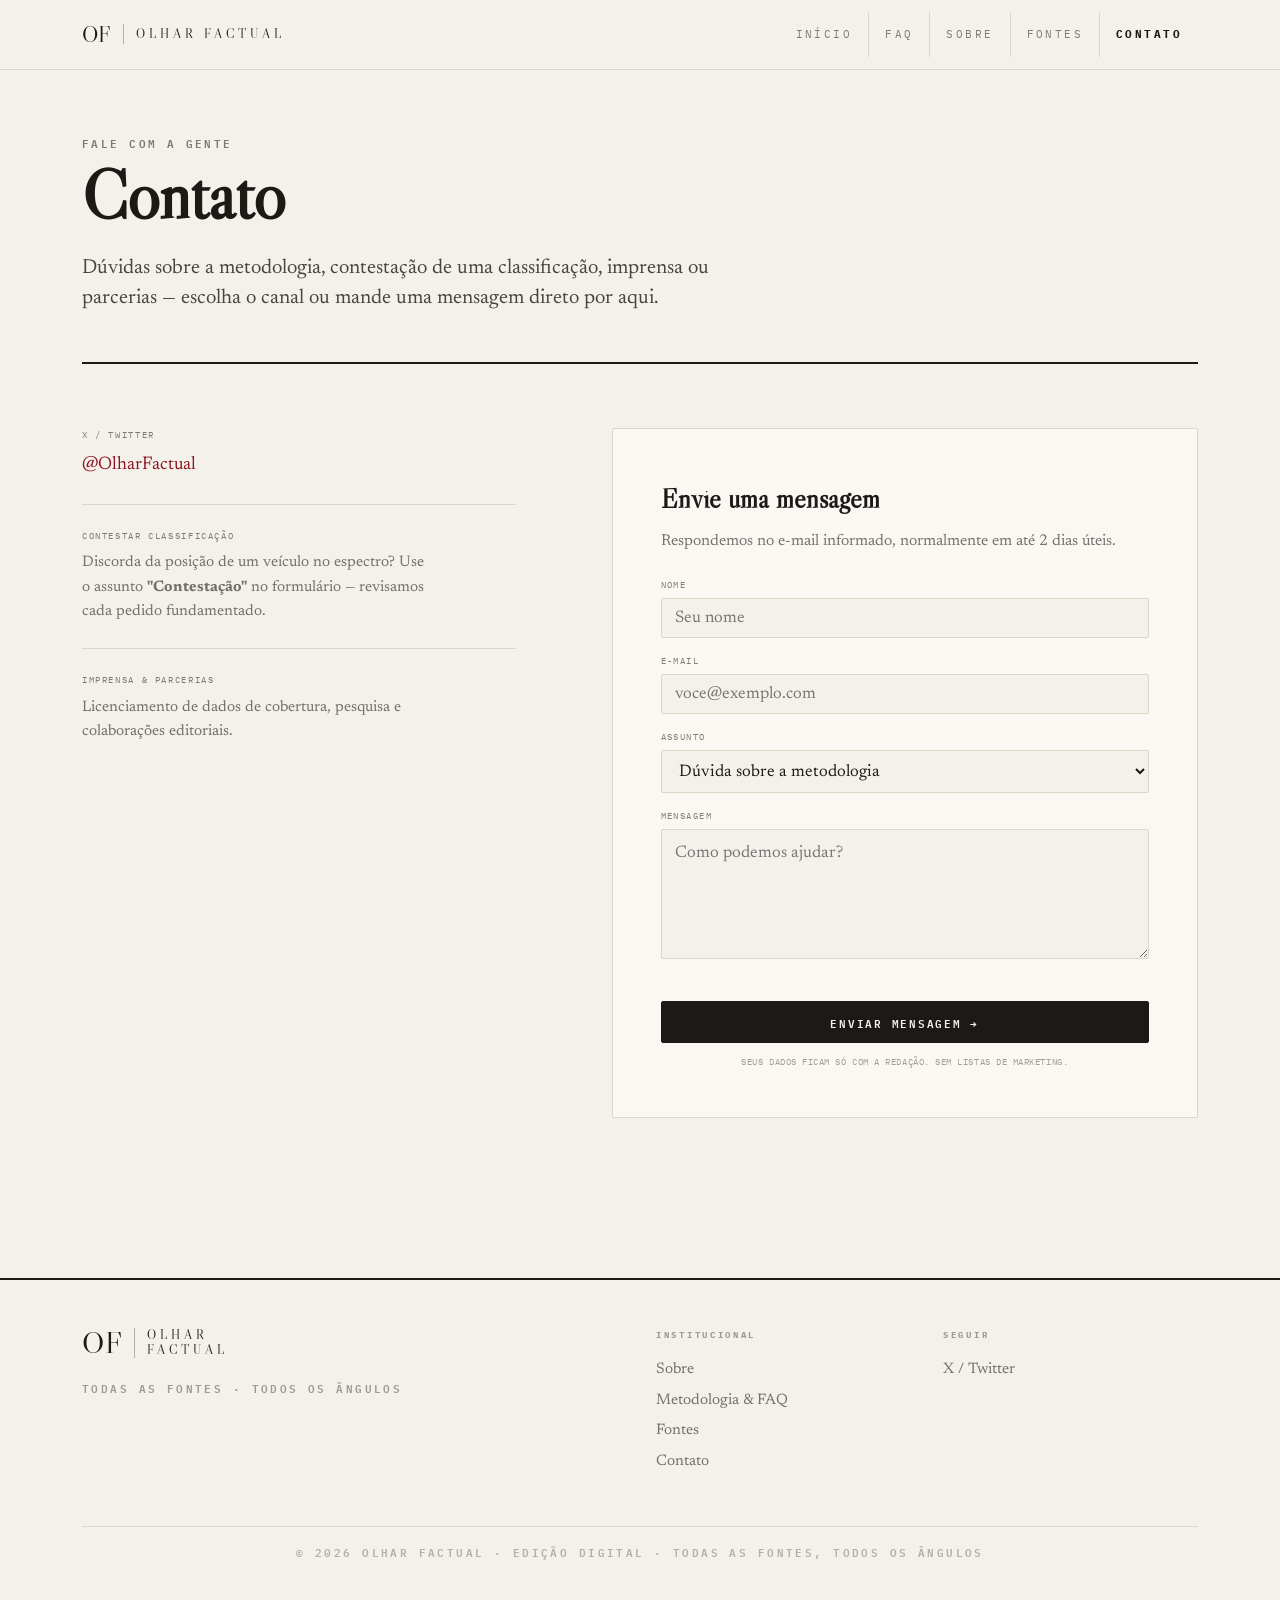
<file: Contato.html>
<!DOCTYPE html>
<html lang="pt-BR">
<head>
<meta charset="UTF-8">
<meta name="viewport" content="width=device-width, initial-scale=1">
<title>Olhar Factual — Contato</title>
<link rel="stylesheet" href="of-tokens.css">
<link rel="icon" href="favicon.svg" type="image/svg+xml">
<link rel="icon" type="image/png" sizes="32x32" href="favicon-32.png">
<link rel="apple-touch-icon" href="favicon-180.png">
<meta name="theme-color" content="#1c1917">
<style>
  .pg-head { padding-block: var(--of-s8) var(--of-s7); border-bottom: 2px solid var(--of-ink); }
  .pg-title { font-family: var(--of-display); font-size: clamp(2.6rem, 6vw, 4.25rem); line-height: 0.96; margin: var(--of-s3) 0 0; }

  .ct-wrap { display: grid; gap: var(--of-s8); padding-block: var(--of-s8); align-items: start; }
  @media (min-width: 860px){ .ct-wrap { grid-template-columns: 0.85fr 1.15fr; gap: var(--of-s9, 5rem); } }

  /* channels */
  .ct-chan { border-top: 1px solid var(--of-rule); padding: var(--of-s5) 0; }
  .ct-chan:first-of-type { border-top: 0; padding-top: 0; }
  .ct-chan__l { font-family: var(--of-mono); font-size: var(--of-fs-micro); letter-spacing: 0.18em; text-transform: uppercase; color: var(--of-ink-55); margin: 0 0 var(--of-s2); }
  .ct-chan__v { font-family: var(--of-serif); font-size: 1.15rem; color: var(--of-ink); margin: 0; }
  .ct-chan__v a { color: var(--of-crimson); }
  .ct-chan__p { font-family: var(--of-serif); font-size: 0.95rem; color: var(--of-ink-60); margin: 0.3rem 0 0; max-width: 38ch; }

  /* form */
  .ct-form { background: var(--of-paper-raised); border: 1px solid var(--of-rule); border-radius: var(--of-radius); padding: var(--of-s7); }
  .ct-form h2 { font-family: var(--of-display); font-size: 1.7rem; margin: 0 0 var(--of-s2); }
  .ct-form__sub { font-family: var(--of-serif); font-size: 0.98rem; color: var(--of-ink-70, var(--of-ink-60)); margin: 0 0 var(--of-s5); }
  .ct-field { display: flex; flex-direction: column; gap: 0.35rem; margin-bottom: var(--of-s4); }
  .ct-field label { font-family: var(--of-mono); font-size: var(--of-fs-micro); letter-spacing: 0.16em; text-transform: uppercase; color: var(--of-ink-55); }
  .ct-input, .ct-select, .ct-textarea { font-family: var(--of-serif); font-size: 1.05rem; padding: 0.7rem 0.85rem;
    background: var(--of-paper); border: 1px solid var(--of-rule); border-radius: var(--of-radius); color: var(--of-ink);
    width: 100%; transition: border-color .15s, box-shadow .15s; }
  .ct-input:focus, .ct-select:focus, .ct-textarea:focus { outline: none; border-color: var(--of-ink); box-shadow: 0 0 0 3px var(--of-ink-20); }
  .ct-textarea { resize: vertical; min-height: 130px; line-height: 1.5; }
  .ct-input--err { border-color: var(--of-bias-left); }
  .ct-err { font-family: var(--of-mono); font-size: var(--of-fs-micro); color: var(--of-bias-left); min-height: 0.9rem; margin: 0 0 var(--of-s3); }
  .ct-form .of-btn { width: 100%; justify-content: center; padding-block: 0.95em; }
  .ct-form .of-btn[disabled] { opacity: 0.55; cursor: default; }
  .ct-fine { font-family: var(--of-mono); font-size: 0.5625rem; letter-spacing: 0.06em; text-transform: uppercase; color: var(--of-ink-40); text-align: center; margin: var(--of-s3) 0 0; }
  /* success */
  .ct-form--done { border-color: var(--of-crimson); }
  .ct-success { text-align: center; padding-block: var(--of-s4); }
  .ct-success__mark { width: 3rem; height: 3rem; margin: 0 auto var(--of-s4); border-radius: 99px; background: var(--of-crimson); color: var(--of-on-red); display: grid; place-items: center; font-size: 1.4rem; }
</style>
</head>
<body data-screen-label="Contato">

<header class="of-topbar">
  <div class="of-container of-topbar__inner">
    <a href="index.html" class="of-logo"><span class="of-logo__mark" style="font-size:1.4rem">OF</span><span class="of-logo__rule"></span><span class="of-logo__word">Olhar Factual</span></a>
    <nav class="of-nav" style="border:0">
      <a href="index.html">Início</a><a href="FAQ.html">FAQ</a><a href="Sobre.html">Sobre</a><a href="Fontes.html">Fontes</a><a href="Contato.html" aria-current="page" style="border:0">Contato</a>
    </nav>
  </div>
</header>

<main class="of-container">

  <div class="pg-head">
    <div class="of-kicker">Fale com a gente</div>
    <h1 class="pg-title">Contato</h1>
    <p class="of-deck" style="margin-top:var(--of-s5); max-width:60ch">
      Dúvidas sobre a metodologia, contestação de uma classificação, imprensa ou parcerias — escolha o canal ou mande uma mensagem direto por aqui.
    </p>
  </div>

  <div class="ct-wrap">

    <!-- CHANNELS -->
    <div>
      <div class="ct-chan">
        <p class="ct-chan__l">X / Twitter</p>
        <p class="ct-chan__v"><a href="https://x.com/olharfactual" target="_blank" rel="noopener">@OlharFactual</a></p>
      </div>
      <div class="ct-chan">
        <p class="ct-chan__l">Contestar classificação</p>
        <p class="ct-chan__p">Discorda da posição de um veículo no espectro? Use o assunto <strong>"Contestação"</strong> no formulário — revisamos cada pedido fundamentado.</p>
      </div>
      <div class="ct-chan">
        <p class="ct-chan__l">Imprensa &amp; parcerias</p>
        <p class="ct-chan__p">Licenciamento de dados de cobertura, pesquisa e colaborações editoriais.</p>
      </div>
    </div>

    <!-- FORM -->
    <div class="ct-form" id="ct-card">
      <div id="ct-form-wrap">
        <h2>Envie uma mensagem</h2>
        <p class="ct-form__sub">Respondemos no e-mail informado, normalmente em até 2 dias úteis.</p>
        <form id="ct-form" novalidate>
          <div class="ct-field">
            <label for="ct-name">Nome</label>
            <input class="ct-input" id="ct-name" name="name" type="text" autocomplete="name" placeholder="Seu nome" required>
          </div>
          <div class="ct-field">
            <label for="ct-email">E-mail</label>
            <input class="ct-input" id="ct-email" name="email" type="email" autocomplete="email" placeholder="voce@exemplo.com" required>
          </div>
          <div class="ct-field">
            <label for="ct-subject">Assunto</label>
            <select class="ct-select" id="ct-subject" name="subject">
              <option value="Dúvida">Dúvida sobre a metodologia</option>
              <option value="Contestação">Contestar uma classificação</option>
              <option value="Imprensa">Imprensa &amp; parcerias</option>
              <option value="Correção">Correção / erro no conteúdo</option>
              <option value="Outro">Outro</option>
            </select>
          </div>
          <div class="ct-field">
            <label for="ct-message">Mensagem</label>
            <textarea class="ct-textarea" id="ct-message" name="message" placeholder="Como podemos ajudar?" required></textarea>
          </div>
          <p class="ct-err" id="ct-err" role="alert"></p>
          <button class="of-btn" type="submit" id="ct-btn">Enviar mensagem →</button>
        </form>
        <p class="ct-fine">Seus dados ficam só com a redação. Sem listas de marketing.</p>
      </div>
    </div>

  </div>
</main>

<footer class="of-footer">
  <div class="of-container">
    <div class="of-footer__cols">
      <div class="of-footer__col" style="grid-column: span 2; min-width:auto">
        <a href="index.html" style="padding:0"><span class="of-logo"><span class="of-logo__mark">OF</span><span class="of-logo__rule"></span><span class="of-logo__word of-logo--stacked" style="display:flex;flex-direction:column">Olhar<br>Factual</span></span></a>
        <p class="of-kicker" style="margin-top:var(--of-s4); color:var(--of-ink-40)">Todas as fontes · Todos os ângulos</p>
      </div>
      <div class="of-footer__col"><h4>Institucional</h4><a href="Sobre.html">Sobre</a><a href="FAQ.html">Metodologia &amp; FAQ</a><a href="Fontes.html">Fontes</a><a href="Contato.html">Contato</a></div>
      <div class="of-footer__col"><h4>Seguir</h4><a href="https://x.com/olharfactual" target="_blank" rel="noopener">X / Twitter</a></div>
    </div>
    <div class="of-hr" style="margin-top:var(--of-s7)"></div>
    <p class="of-kicker" style="margin-top:var(--of-s4); text-align:center; color:var(--of-ink-30)">© 2026 Olhar Factual · Edição Digital · Todas as fontes, todos os ângulos</p>
  </div>
</footer>

<script>
(function(){
  'use strict';
  // ── Web3Forms ── paste your access key from https://web3forms.com (free).
  // Leave '' to run in demo mode (validates + shows success, sends nothing).
  var WEB3FORMS_KEY = '';
  var WEB3FORMS_URL = 'https://api.web3forms.com/submit';

  var form = document.getElementById('ct-form');
  var btn = document.getElementById('ct-btn'), errEl = document.getElementById('ct-err');
  var nameI = document.getElementById('ct-name'), emailI = document.getElementById('ct-email');
  var subjI = document.getElementById('ct-subject'), msgI = document.getElementById('ct-message');
  function validEmail(v){ return /^[^\s@]+@[^\s@]+\.[^\s@]+$/.test(v); }
  function esc(s){ return String(s).replace(/[&<>"']/g,function(c){return ({'&':'&amp;','<':'&lt;','>':'&gt;','"':'&quot;',"'":'&#39;'})[c];}); }

  function showDone(){
    document.getElementById('ct-card').classList.add('ct-form--done');
    document.getElementById('ct-form-wrap').innerHTML =
      '<div class="ct-success">'
      + '<div class="ct-success__mark">✓</div>'
      + '<h2>Mensagem enviada</h2>'
      + '<p class="ct-form__sub" style="margin-top:var(--of-s3)">Obrigado por escrever. Respondemos no e-mail informado, normalmente em até 2 dias úteis.</p>'
      + '</div>';
  }

  form.addEventListener('submit', function(e){
    e.preventDefault();
    errEl.textContent = '';
    [nameI,emailI,msgI].forEach(function(i){ i.classList.remove('ct-input--err'); });
    var name = nameI.value.trim(), email = emailI.value.trim(), msg = msgI.value.trim();
    if (!name){ nameI.classList.add('ct-input--err'); errEl.textContent = 'Informe seu nome.'; nameI.focus(); return; }
    if (!validEmail(email)){ emailI.classList.add('ct-input--err'); errEl.textContent = 'Informe um e-mail válido.'; emailI.focus(); return; }
    if (!msg){ msgI.classList.add('ct-input--err'); errEl.textContent = 'Escreva sua mensagem.'; msgI.focus(); return; }

    btn.disabled = true; var orig = btn.textContent; btn.textContent = 'Enviando…';
    function fail(){ btn.disabled = false; btn.textContent = orig; errEl.textContent = 'Não foi possível enviar agora. Tente novamente.'; }

    if (WEB3FORMS_KEY){
      fetch(WEB3FORMS_URL, {
        method:'POST', headers:{'Content-Type':'application/json','Accept':'application/json'},
        body: JSON.stringify({
          access_key: WEB3FORMS_KEY,
          subject: 'Contato (' + subjI.value + ') — Olhar Factual',
          from_name: 'Olhar Factual · Contato',
          name: name, email: email, assunto: subjI.value, message: msg
        })
      })
        .then(function(r){ return r.json(); })
        .then(function(d){ if (d && d.success) showDone(); else fail(); })
        .catch(fail);
    } else {
      setTimeout(showDone, 450); // demo mode
    }
  });
})();
</script>

</body>
</html>
</file>
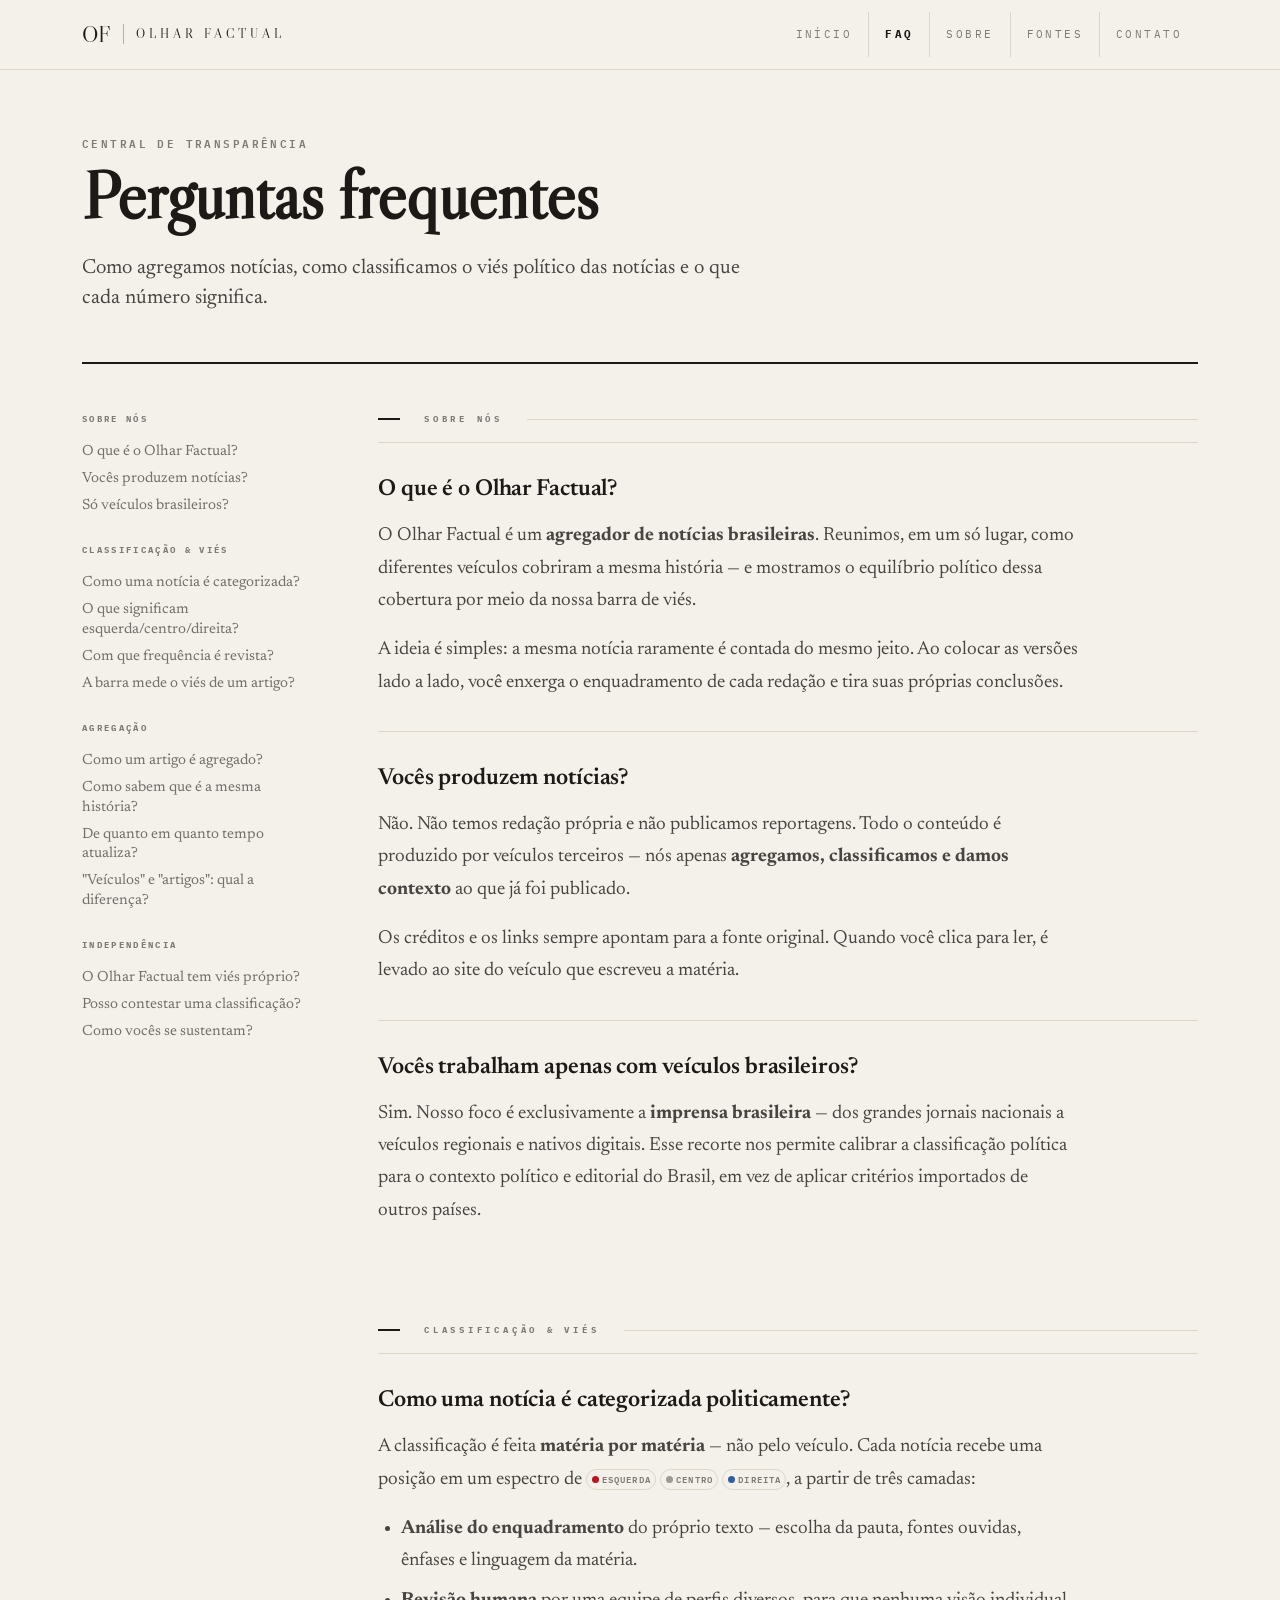
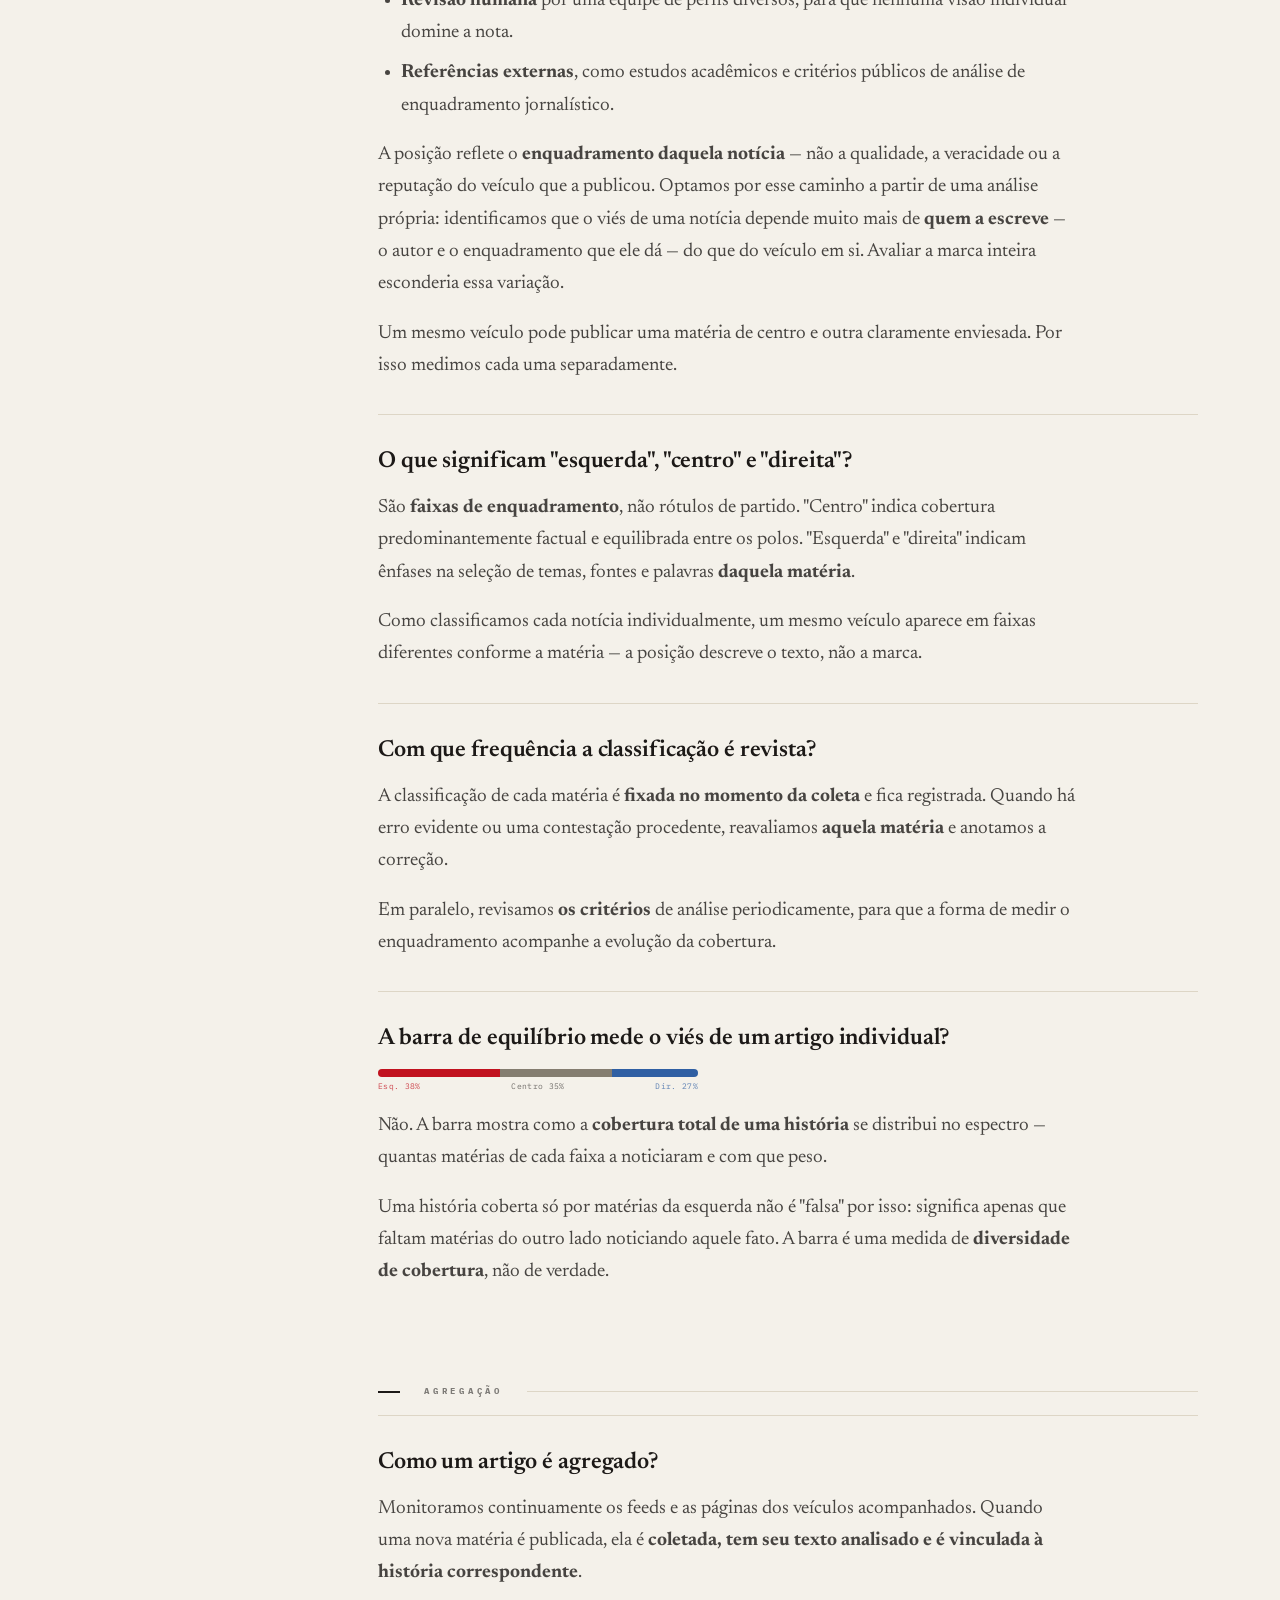
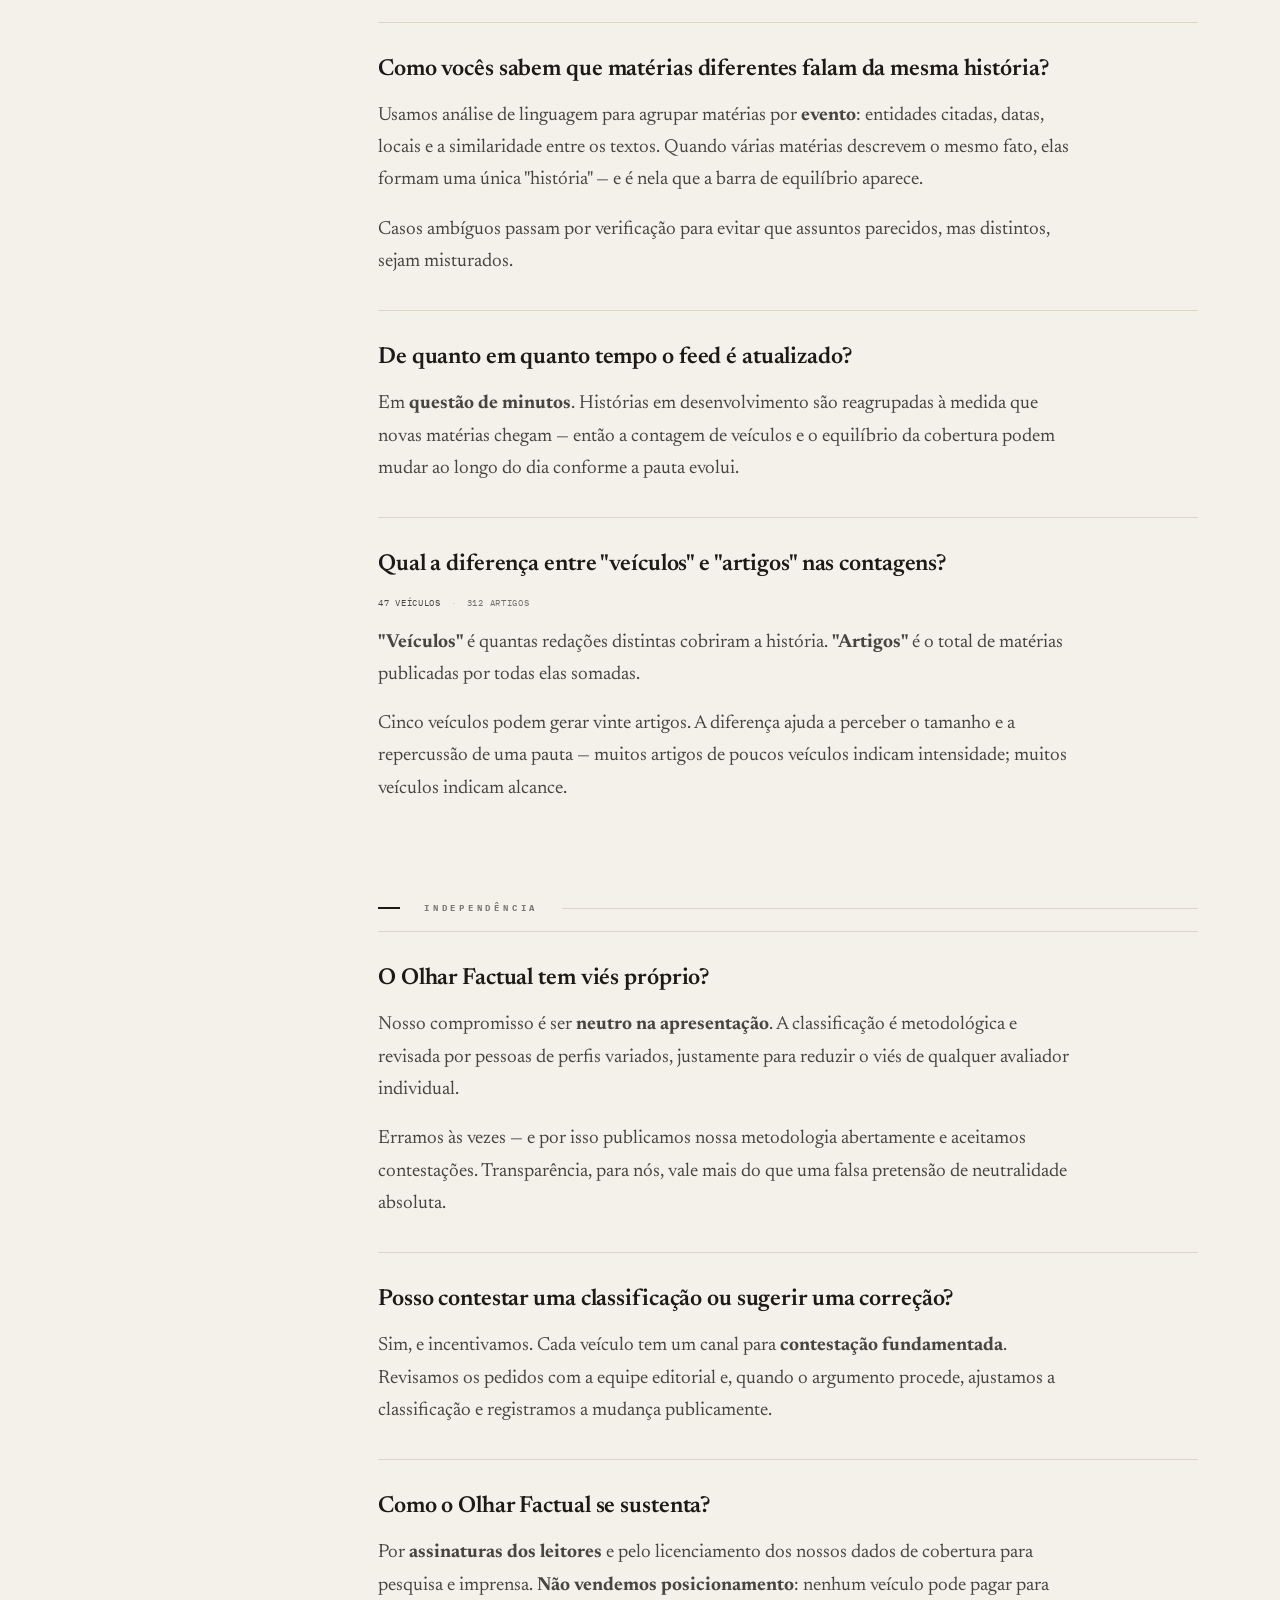
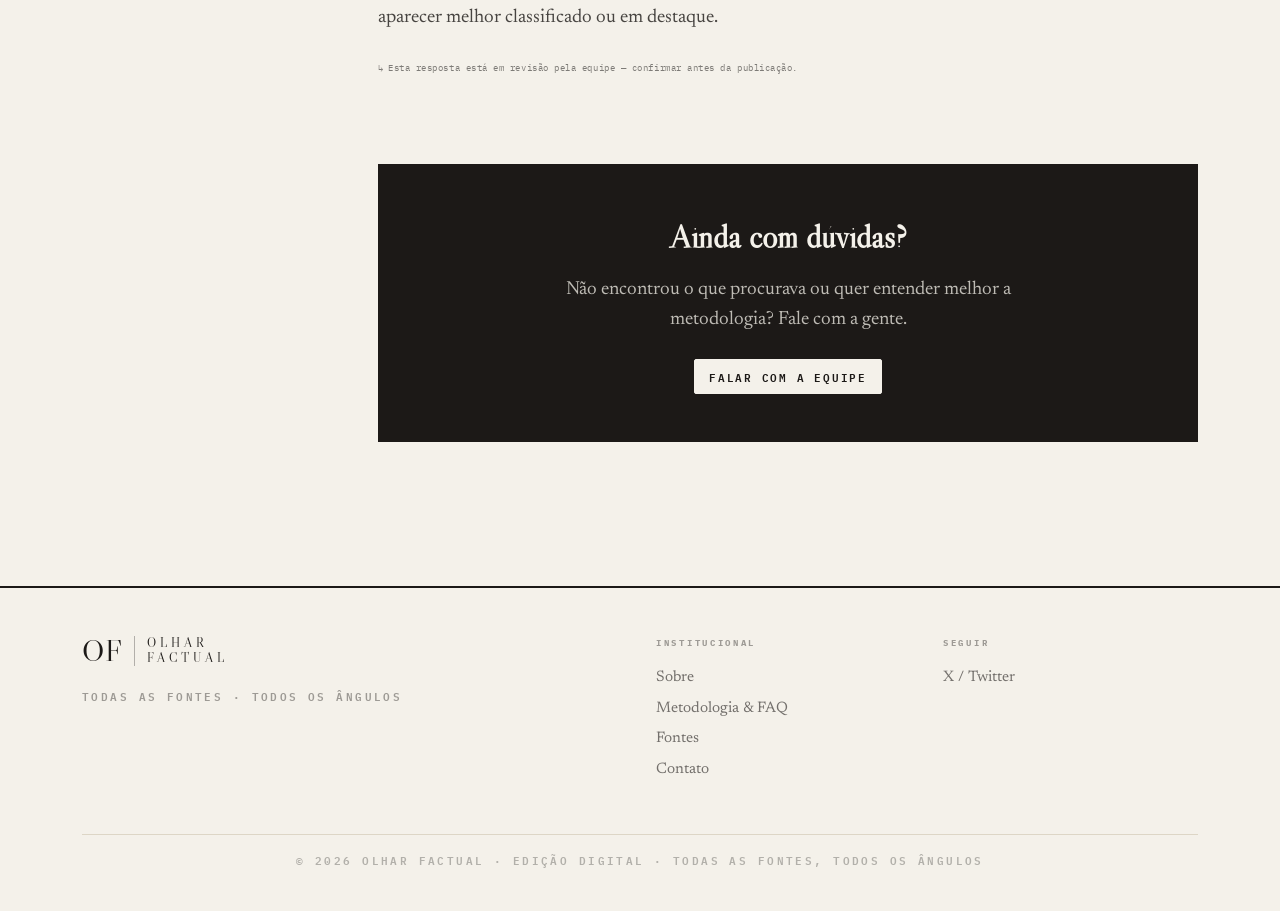
<file: FAQ.html>
<!DOCTYPE html>
<html lang="pt-BR">
<head>
<meta charset="UTF-8">
<meta name="viewport" content="width=device-width, initial-scale=1">
<title>Olhar Factual — Perguntas Frequentes</title>
<link rel="stylesheet" href="of-tokens.css">
<link rel="icon" href="favicon.svg" type="image/svg+xml">
<link rel="icon" type="image/png" sizes="32x32" href="favicon-32.png">
<link rel="apple-touch-icon" href="favicon-180.png">
<meta name="theme-color" content="#1c1917">
<style>
  .faq-head { padding-block: var(--of-s8) var(--of-s7); border-bottom: 2px solid var(--of-ink); }
  .faq-title { font-family: var(--of-display); font-size: clamp(2.6rem, 6vw, 4.25rem); line-height: 0.96; margin: var(--of-s3) 0 0; }

  .faq-wrap { display: grid; gap: var(--of-s7); align-items: start; }
  @media (min-width: 900px){ .faq-wrap { grid-template-columns: 232px 1fr; gap: var(--of-s8); } }

  /* sticky index */
  .faq-toc { position: sticky; top: 88px; align-self: start; }
  .faq-toc__group + .faq-toc__group { margin-top: var(--of-s5); }
  .faq-toc h4 { font-family: var(--of-mono); font-size: var(--of-fs-micro); font-weight: 700;
    letter-spacing: 0.26em; text-transform: uppercase; color: var(--of-ink-55); margin: 0 0 var(--of-s3); }
  .faq-toc a { display: block; font-family: var(--of-serif); font-size: 0.92rem; line-height: 1.35;
    color: var(--of-ink-60); padding: 0.22rem 0; transition: color 0.15s; }
  .faq-toc a:hover { color: var(--of-crimson); }
  @media (max-width: 899px){ .faq-toc { position: static; padding-bottom: var(--of-s5); border-bottom: 1px solid var(--of-rule); } }

  /* groups + items */
  .faq-group { margin-bottom: var(--of-s8); }
  .faq-group > .of-section-head { margin-bottom: var(--of-s4); }

  .faq-item { padding: var(--of-s6) 0 var(--of-s6) 0; border-top: 1px solid var(--of-rule);
    scroll-margin-top: 92px; transition: background 0.4s ease, box-shadow 0.4s ease, padding 0.25s ease; }
  .faq-item:target { background: var(--of-paper-raised); box-shadow: inset 3px 0 0 var(--of-ink);
    padding-inline: var(--of-s5); }

  .faq-q { position: relative; display: flex; align-items: baseline; gap: var(--of-s3);
    font-family: var(--of-serif); font-weight: 600; font-size: 1.45rem; line-height: 1.25;
    letter-spacing: -0.005em; color: var(--of-ink); margin: 0; text-wrap: pretty; }
  .faq-q__link { color: inherit; }

  .faq-a { margin-top: var(--of-s4); max-width: 70ch; }
  .faq-a p { margin: 0 0 0.9em; }
  .faq-a p:last-child { margin-bottom: 0; }
  .faq-a ul { margin: 0.4em 0 0.9em; padding-left: 1.2em; }
  .faq-a li { margin-bottom: 0.4em; }
  .faq-note { font-family: var(--of-mono); font-size: var(--of-fs-micro); letter-spacing: 0.06em;
    color: var(--of-ink-55); margin-top: var(--of-s4); display: inline-flex; gap: 0.5em; }
  .faq-note::before { content: '↳'; }

  /* still-have-questions */
  .faq-cta { background: var(--of-ink); color: var(--of-paper); padding: var(--of-s7); text-align: center; }
  .faq-cta h3 { font-family: var(--of-display); font-size: 2rem; margin: 0 0 var(--of-s3); color: var(--of-paper); }
  .faq-cta p { color: color-mix(in oklab, var(--of-paper) 75%, transparent); max-width: 46ch; margin: 0 auto var(--of-s5); }
  .faq-cta .of-btn { background: var(--of-paper); color: var(--of-ink); border-color: var(--of-paper); }
  .faq-cta .of-btn:hover { background: transparent; color: var(--of-paper); }
</style>
</head>
<body data-screen-label="FAQ">

<header class="of-topbar">
  <div class="of-container of-topbar__inner">
    <a href="index.html" class="of-logo"><span class="of-logo__mark" style="font-size:1.4rem">OF</span><span class="of-logo__rule"></span><span class="of-logo__word">Olhar Factual</span></a>
    <nav class="of-nav" style="border:0">
      <a href="index.html">Início</a><a href="FAQ.html" aria-current="page">FAQ</a><a href="Sobre.html">Sobre</a><a href="Fontes.html">Fontes</a><a href="Contato.html" style="border:0">Contato</a>
    </nav>
  </div>
</header>

<main class="of-container">

  <div class="faq-head">
    <div class="of-kicker">Central de transparência</div>
    <h1 class="faq-title">Perguntas frequentes</h1>
    <p class="of-deck" style="margin-top:var(--of-s5); max-width:60ch">
      Como agregamos notícias, como classificamos o viés político das notícias e o que cada número significa.
    </p>
  </div>

  <div class="faq-wrap of-pad-y">

    <!-- ============ ÍNDICE (anchors) ============ -->
    <nav class="faq-toc" aria-label="Índice das perguntas">
      <div class="faq-toc__group">
        <h4>Sobre nós</h4>
        <a href="#o-que-e">O que é o Olhar Factual?</a>
        <a href="#produzem-noticias">Vocês produzem notícias?</a>
        <a href="#apenas-brasil">Só veículos brasileiros?</a>
      </div>
      <div class="faq-toc__group">
        <h4>Classificação &amp; viés</h4>
        <a href="#categorizacao-politica">Como uma notícia é categorizada?</a>
        <a href="#espectro">O que significam esquerda/centro/direita?</a>
        <a href="#revisao-classificacao">Com que frequência é revista?</a>
        <a href="#barra-equilibrio">A barra mede o viés de um artigo?</a>
      </div>
      <div class="faq-toc__group">
        <h4>Agregação</h4>
        <a href="#como-agregamos">Como um artigo é agregado?</a>
        <a href="#mesma-historia">Como sabem que é a mesma história?</a>
        <a href="#atualizacao-feed">De quanto em quanto tempo atualiza?</a>
        <a href="#veiculos-artigos">"Veículos" e "artigos": qual a diferença?</a>
      </div>
      <div class="faq-toc__group">
        <h4>Independência</h4>
        <a href="#vies-proprio">O Olhar Factual tem viés próprio?</a>
        <a href="#contestar-classificacao">Posso contestar uma classificação?</a>
        <a href="#modelo-negocio">Como vocês se sustentam?</a>
      </div>
    </nav>

    <!-- ============ PERGUNTAS ============ -->
    <div>

      <!-- ===== SOBRE ===== -->
      <section class="faq-group">
        <div class="of-section-head"><span class="of-section-head__tick"></span><span class="of-section-head__label">Sobre nós</span><span class="of-section-head__line"></span></div>

        <article class="faq-item" id="o-que-e">
          <h3 class="faq-q"><a class="faq-q__link" href="#o-que-e">O que é o Olhar Factual?</a></h3>
          <div class="faq-a of-body">
            <p>O Olhar Factual é um <strong>agregador de notícias brasileiras</strong>. Reunimos, em um só lugar, como diferentes veículos cobriram a mesma história — e mostramos o equilíbrio político dessa cobertura por meio da nossa barra de viés.</p>
            <p>A ideia é simples: a mesma notícia raramente é contada do mesmo jeito. Ao colocar as versões lado a lado, você enxerga o enquadramento de cada redação e tira suas próprias conclusões.</p>
          </div>
        </article>

        <article class="faq-item" id="produzem-noticias">
          <h3 class="faq-q"><a class="faq-q__link" href="#produzem-noticias">Vocês produzem notícias?</a></h3>
          <div class="faq-a of-body">
            <p>Não. Não temos redação própria e não publicamos reportagens. Todo o conteúdo é produzido por veículos terceiros — nós apenas <strong>agregamos, classificamos e damos contexto</strong> ao que já foi publicado.</p>
            <p>Os créditos e os links sempre apontam para a fonte original. Quando você clica para ler, é levado ao site do veículo que escreveu a matéria.</p>
          </div>
        </article>

        <article class="faq-item" id="apenas-brasil">
          <h3 class="faq-q"><a class="faq-q__link" href="#apenas-brasil">Vocês trabalham apenas com veículos brasileiros?</a></h3>
          <div class="faq-a of-body">
            <p>Sim. Nosso foco é exclusivamente a <strong>imprensa brasileira</strong> — dos grandes jornais nacionais a veículos regionais e nativos digitais. Esse recorte nos permite calibrar a classificação política para o contexto político e editorial do Brasil, em vez de aplicar critérios importados de outros países.</p>
          </div>
        </article>
      </section>

      <!-- ===== CLASSIFICAÇÃO ===== -->
      <section class="faq-group">
        <div class="of-section-head"><span class="of-section-head__tick"></span><span class="of-section-head__label">Classificação &amp; viés</span><span class="of-section-head__line"></span></div>

        <article class="faq-item" id="categorizacao-politica">
          <h3 class="faq-q"><a class="faq-q__link" href="#categorizacao-politica">Como uma notícia é categorizada politicamente?</a></h3>
          <div class="faq-a of-body">
            <p>A classificação é feita <strong>matéria por matéria</strong> — não pelo veículo. Cada notícia recebe uma posição em um espectro de <span class="of-chip of-chip--left" style="vertical-align:middle">esquerda</span> <span class="of-chip of-chip--center" style="vertical-align:middle">centro</span> <span class="of-chip of-chip--right" style="vertical-align:middle">direita</span>, a partir de três camadas:</p>
            <ul>
              <li><strong>Análise do enquadramento</strong> do próprio texto — escolha da pauta, fontes ouvidas, ênfases e linguagem da matéria.</li>
              <li><strong>Revisão humana</strong> por uma equipe de perfis diversos, para que nenhuma visão individual domine a nota.</li>
              <li><strong>Referências externas</strong>, como estudos acadêmicos e critérios públicos de análise de enquadramento jornalístico.</li>
            </ul>
            <p>A posição reflete o <strong>enquadramento daquela notícia</strong> — não a qualidade, a veracidade ou a reputação do veículo que a publicou. Optamos por esse caminho a partir de uma análise própria: identificamos que o viés de uma notícia depende muito mais de <strong>quem a escreve</strong> — o autor e o enquadramento que ele dá — do que do veículo em si. Avaliar a marca inteira esconderia essa variação.</p>
            <p>Um mesmo veículo pode publicar uma matéria de centro e outra claramente enviesada. Por isso medimos cada uma separadamente.</p>
          </div>
        </article>

        <article class="faq-item" id="espectro">
          <h3 class="faq-q"><a class="faq-q__link" href="#espectro">O que significam "esquerda", "centro" e "direita"?</a></h3>
          <div class="faq-a of-body">
            <p>São <strong>faixas de enquadramento</strong>, não rótulos de partido. "Centro" indica cobertura predominantemente factual e equilibrada entre os polos. "Esquerda" e "direita" indicam ênfases na seleção de temas, fontes e palavras <strong>daquela matéria</strong>.</p>
            <p>Como classificamos cada notícia individualmente, um mesmo veículo aparece em faixas diferentes conforme a matéria — a posição descreve o texto, não a marca.</p>
          </div>
        </article>

        <article class="faq-item" id="revisao-classificacao">
          <h3 class="faq-q"><a class="faq-q__link" href="#revisao-classificacao">Com que frequência a classificação é revista?</a></h3>
          <div class="faq-a of-body">
            <p>A classificação de cada matéria é <strong>fixada no momento da coleta</strong> e fica registrada. Quando há erro evidente ou uma contestação procedente, reavaliamos <strong>aquela matéria</strong> e anotamos a correção.</p>
            <p>Em paralelo, revisamos <strong>os critérios</strong> de análise periodicamente, para que a forma de medir o enquadramento acompanhe a evolução da cobertura.</p>
          </div>
        </article>

        <article class="faq-item" id="barra-equilibrio">
          <h3 class="faq-q"><a class="faq-q__link" href="#barra-equilibrio">A barra de equilíbrio mede o viés de um artigo individual?</a></h3>
          <div class="faq-a of-body">
            <div class="of-bias" style="max-width:320px; margin-bottom:var(--of-s4)"><div class="of-bias__track of-bias__track--lg"><div class="of-bias__seg of-bias__seg--left" style="width:38%"></div><div class="of-bias__seg of-bias__seg--center" style="width:35%"></div><div class="of-bias__seg of-bias__seg--right" style="width:27%"></div></div><div class="of-bias__legend"><span class="l">Esq. 38%</span><span class="c">Centro 35%</span><span class="r">Dir. 27%</span></div></div>
            <p>Não. A barra mostra como a <strong>cobertura total de uma história</strong> se distribui no espectro — quantas matérias de cada faixa a noticiaram e com que peso.</p>
            <p>Uma história coberta só por matérias da esquerda não é "falsa" por isso: significa apenas que faltam matérias do outro lado noticiando aquele fato. A barra é uma medida de <strong>diversidade de cobertura</strong>, não de verdade.</p>
          </div>
        </article>
      </section>

      <!-- ===== AGREGAÇÃO ===== -->
      <section class="faq-group">
        <div class="of-section-head"><span class="of-section-head__tick"></span><span class="of-section-head__label">Agregação</span><span class="of-section-head__line"></span></div>

        <article class="faq-item" id="como-agregamos">
          <h3 class="faq-q"><a class="faq-q__link" href="#como-agregamos">Como um artigo é agregado?</a></h3>
          <div class="faq-a of-body">
            <p>Monitoramos continuamente os feeds e as páginas dos veículos acompanhados. Quando uma nova matéria é publicada, ela é <strong>coletada, tem seu texto analisado e é vinculada à história correspondente</strong>.</p>
          </div>
        </article>

        <article class="faq-item" id="mesma-historia">
          <h3 class="faq-q"><a class="faq-q__link" href="#mesma-historia">Como vocês sabem que matérias diferentes falam da mesma história?</a></h3>
          <div class="faq-a of-body">
            <p>Usamos análise de linguagem para agrupar matérias por <strong>evento</strong>: entidades citadas, datas, locais e a similaridade entre os textos. Quando várias matérias descrevem o mesmo fato, elas formam uma única "história" — e é nela que a barra de equilíbrio aparece.</p>
            <p>Casos ambíguos passam por verificação para evitar que assuntos parecidos, mas distintos, sejam misturados.</p>
          </div>
        </article>

        <article class="faq-item" id="atualizacao-feed">
          <h3 class="faq-q"><a class="faq-q__link" href="#atualizacao-feed">De quanto em quanto tempo o feed é atualizado?</a></h3>
          <div class="faq-a of-body">
            <p>Em <strong>questão de minutos</strong>. Histórias em desenvolvimento são reagrupadas à medida que novas matérias chegam — então a contagem de veículos e o equilíbrio da cobertura podem mudar ao longo do dia conforme a pauta evolui.</p>
          </div>
        </article>

        <article class="faq-item" id="veiculos-artigos">
          <h3 class="faq-q"><a class="faq-q__link" href="#veiculos-artigos">Qual a diferença entre "veículos" e "artigos" nas contagens?</a></h3>
          <div class="faq-a of-body">
            <div class="of-meta" style="margin-bottom:var(--of-s4)"><span class="of-meta__strong">47 veículos</span><span class="of-meta__sep">·</span><span class="of-meta__num">312 artigos</span></div>
            <p><strong>"Veículos"</strong> é quantas redações distintas cobriram a história. <strong>"Artigos"</strong> é o total de matérias publicadas por todas elas somadas.</p>
            <p>Cinco veículos podem gerar vinte artigos. A diferença ajuda a perceber o tamanho e a repercussão de uma pauta — muitos artigos de poucos veículos indicam intensidade; muitos veículos indicam alcance.</p>
          </div>
        </article>
      </section>

      <!-- ===== INDEPENDÊNCIA ===== -->
      <section class="faq-group" style="margin-bottom:var(--of-s7)">
        <div class="of-section-head"><span class="of-section-head__tick"></span><span class="of-section-head__label">Independência</span><span class="of-section-head__line"></span></div>

        <article class="faq-item" id="vies-proprio">
          <h3 class="faq-q"><a class="faq-q__link" href="#vies-proprio">O Olhar Factual tem viés próprio?</a></h3>
          <div class="faq-a of-body">
            <p>Nosso compromisso é ser <strong>neutro na apresentação</strong>. A classificação é metodológica e revisada por pessoas de perfis variados, justamente para reduzir o viés de qualquer avaliador individual.</p>
            <p>Erramos às vezes — e por isso publicamos nossa metodologia abertamente e aceitamos contestações. Transparência, para nós, vale mais do que uma falsa pretensão de neutralidade absoluta.</p>
          </div>
        </article>

        <article class="faq-item" id="contestar-classificacao">
          <h3 class="faq-q"><a class="faq-q__link" href="#contestar-classificacao">Posso contestar uma classificação ou sugerir uma correção?</a></h3>
          <div class="faq-a of-body">
            <p>Sim, e incentivamos. Cada veículo tem um canal para <strong>contestação fundamentada</strong>. Revisamos os pedidos com a equipe editorial e, quando o argumento procede, ajustamos a classificação e registramos a mudança publicamente.</p>
          </div>
        </article>

        <article class="faq-item" id="modelo-negocio">
          <h3 class="faq-q"><a class="faq-q__link" href="#modelo-negocio">Como o Olhar Factual se sustenta?</a></h3>
          <div class="faq-a of-body">
            <!-- TODO (equipe): confirmar o modelo de negócio antes de publicar -->
            <p>Por <strong>assinaturas dos leitores</strong> e pelo licenciamento dos nossos dados de cobertura para pesquisa e imprensa. <strong>Não vendemos posicionamento</strong>: nenhum veículo pode pagar para aparecer melhor classificado ou em destaque.</p>
            <p class="faq-note">Esta resposta está em revisão pela equipe — confirmar antes da publicação.</p>
          </div>
        </article>
      </section>

      <!-- CTA -->
      <div class="faq-cta">
        <h3>Ainda com dúvidas?</h3>
        <p>Não encontrou o que procurava ou quer entender melhor a metodologia? Fale com a gente.</p>
        <a href="Contato.html" class="of-btn">Falar com a equipe</a>
      </div>

    </div>
  </div>
</main>

<footer class="of-footer">
  <div class="of-container">
    <div class="of-footer__cols">
      <div class="of-footer__col" style="grid-column: span 2; min-width:auto">
        <a href="index.html" style="padding:0"><span class="of-logo"><span class="of-logo__mark">OF</span><span class="of-logo__rule"></span><span class="of-logo__word of-logo--stacked" style="display:flex;flex-direction:column">Olhar<br>Factual</span></span></a>
        <p class="of-kicker" style="margin-top:var(--of-s4); color:var(--of-ink-40)">Todas as fontes · Todos os ângulos</p>
      </div>
      <div class="of-footer__col"><h4>Institucional</h4><a href="Sobre.html">Sobre</a><a href="FAQ.html">Metodologia &amp; FAQ</a><a href="Fontes.html">Fontes</a><a href="Contato.html">Contato</a></div>
      <div class="of-footer__col"><h4>Seguir</h4><a href="https://x.com/olharfactual" target="_blank" rel="noopener">X / Twitter</a></div>
    </div>
    <div class="of-hr" style="margin-top:var(--of-s7)"></div>
    <p class="of-kicker" style="margin-top:var(--of-s4); text-align:center; color:var(--of-ink-30)">© 2026 Olhar Factual · Edição Digital · Todas as fontes, todos os ângulos</p>
  </div>
</footer>

</body>
</html>
</file>
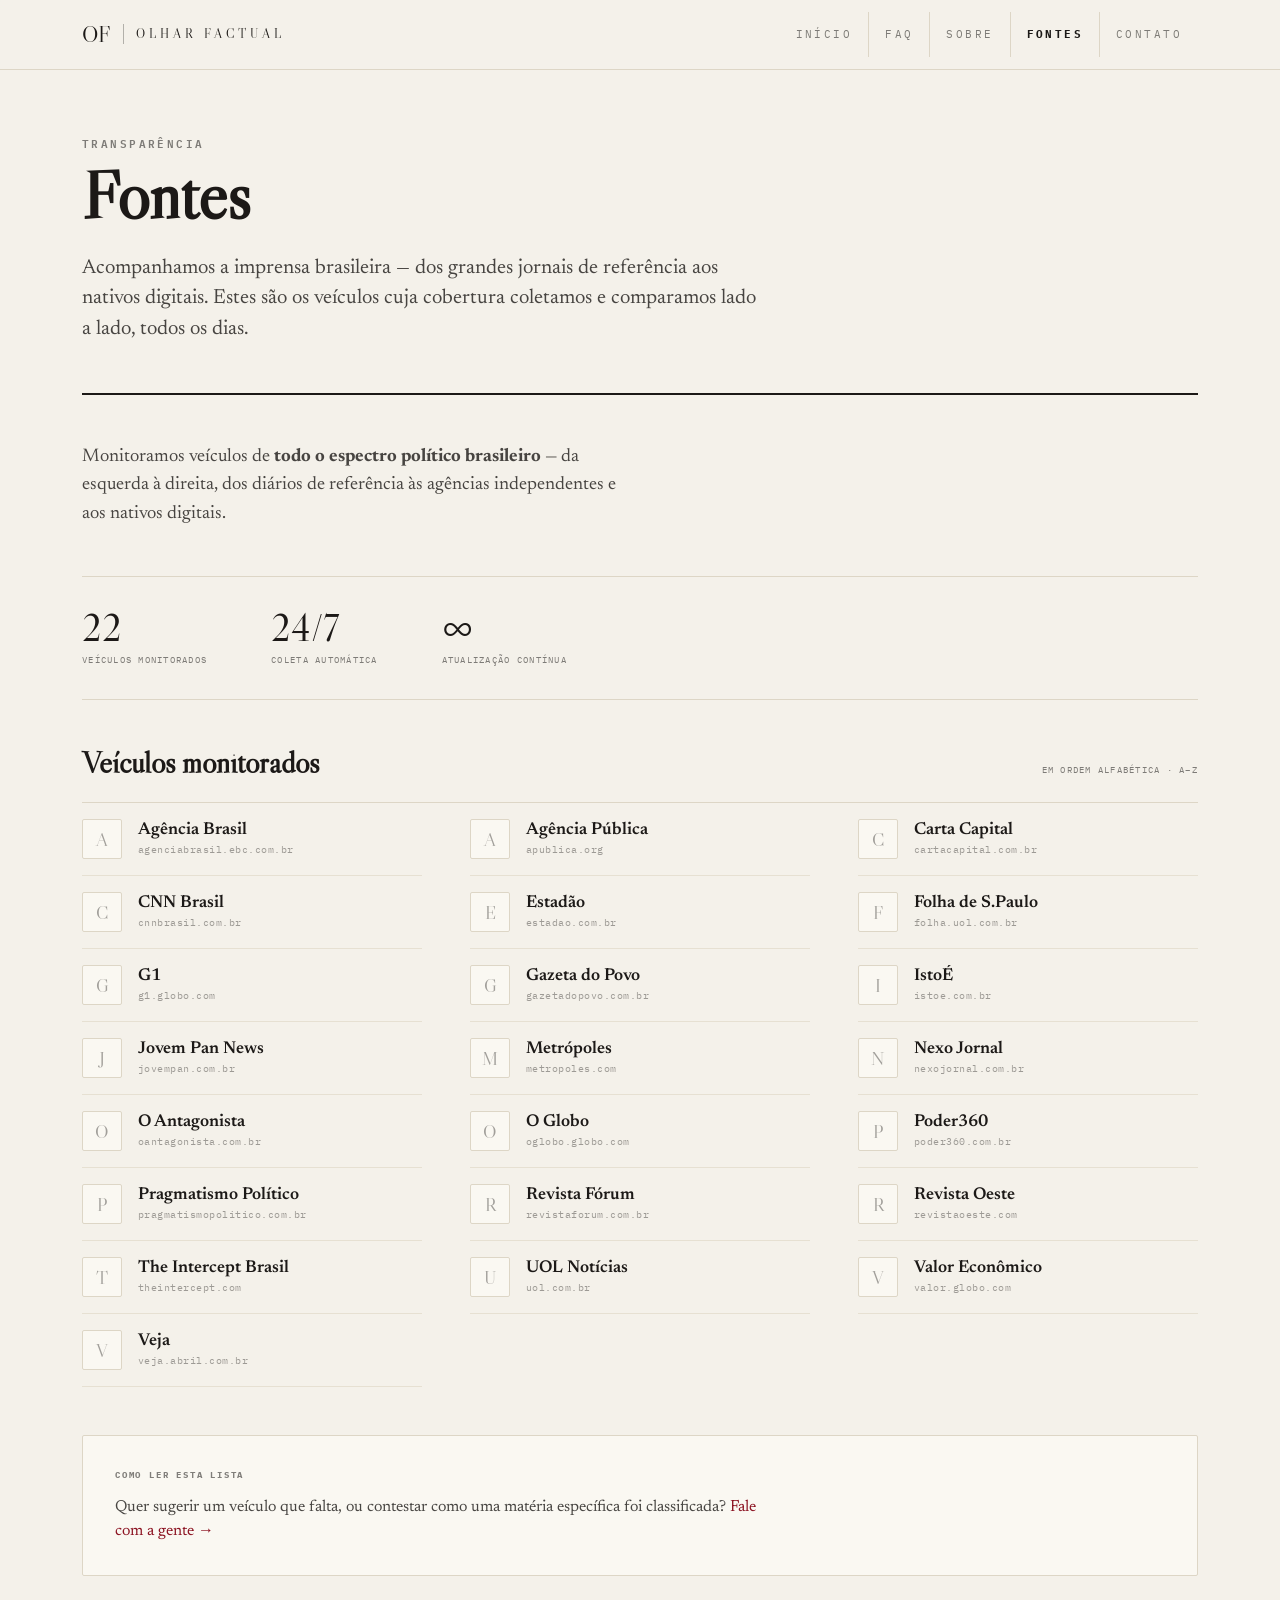
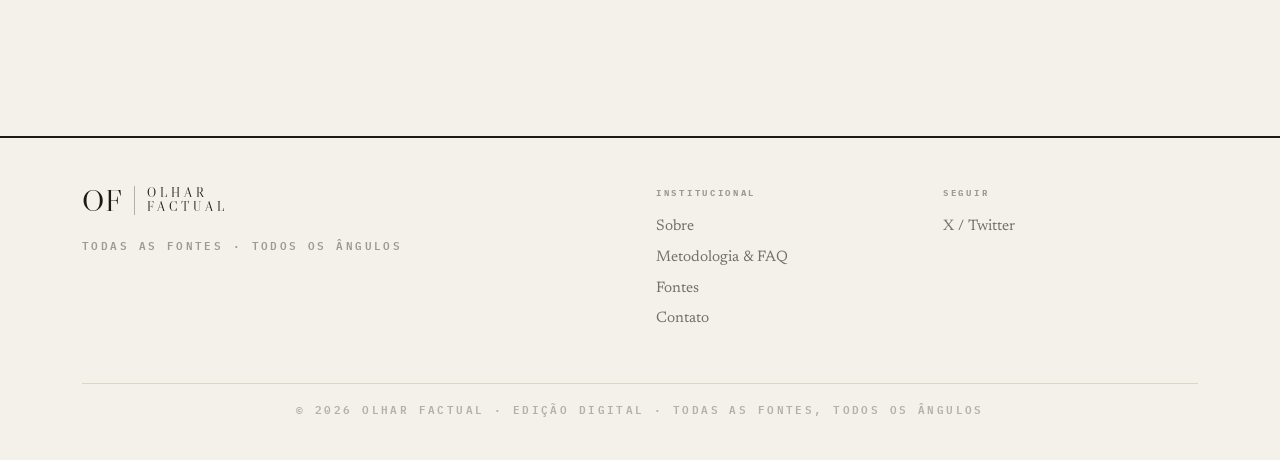
<file: Fontes.html>
<!DOCTYPE html>
<html lang="pt-BR">
<head>
<meta charset="UTF-8">
<meta name="viewport" content="width=device-width, initial-scale=1">
<title>Olhar Factual — Fontes</title>
<link rel="stylesheet" href="of-tokens.css">
<link rel="icon" href="favicon.svg" type="image/svg+xml">
<link rel="icon" type="image/png" sizes="32x32" href="favicon-32.png">
<link rel="apple-touch-icon" href="favicon-180.png">
<meta name="theme-color" content="#1c1917">
<style>
  .pg-head { padding-block: var(--of-s8) var(--of-s7); border-bottom: 2px solid var(--of-ink); }
  .pg-title { font-family: var(--of-display); font-size: clamp(2.6rem, 6vw, 4.25rem); line-height: 0.96; margin: var(--of-s3) 0 0; }

  /* intro explainer */
  .fo-intro { padding-block: var(--of-s7); border-bottom: 1px solid var(--of-rule); }
  .fo-intro p { font-family: var(--of-serif); font-size: 1.15rem; line-height: 1.55; color: var(--of-ink-80); margin: 0; max-width: 56ch; }
  .fo-intro p + p { margin-top: var(--of-s4); }
  .fo-intro__aside { background: var(--of-paper-raised); border: 1px solid var(--of-rule); border-radius: var(--of-radius); padding: var(--of-s6); }
  .fo-intro__aside h4 { font-family: var(--of-mono); font-size: var(--of-fs-micro); letter-spacing: 0.2em; text-transform: uppercase; color: var(--of-ink-55); margin: 0 0 var(--of-s3); }
  .fo-intro__aside p { font-size: 1rem; line-height: 1.5; color: var(--of-ink-80); margin: 0; }

  /* counts strip */
  .fo-counts { display: flex; flex-wrap: wrap; gap: var(--of-s6) var(--of-s8); padding-block: var(--of-s6); border-bottom: 1px solid var(--of-rule); }
  .fo-count__n { font-family: var(--of-display); font-size: 2.4rem; line-height: 1; }
  .fo-count__l { font-family: var(--of-mono); font-size: var(--of-fs-micro); letter-spacing: 0.14em; text-transform: uppercase; color: var(--of-ink-55); margin-top: 0.3rem; }

  /* outlet directory */
  .fo-dirhead { display: flex; align-items: baseline; justify-content: space-between; gap: var(--of-s4); padding-block: var(--of-s7) var(--of-s5); flex-wrap: wrap; }
  .fo-dirhead h2 { font-family: var(--of-display); font-size: 1.9rem; line-height: 1; margin: 0; }
  .fo-dirhead span { font-family: var(--of-mono); font-size: var(--of-fs-micro); letter-spacing: 0.14em; text-transform: uppercase; color: var(--of-ink-55); }
  .fo-grid { display: grid; grid-template-columns: repeat(auto-fill, minmax(250px, 1fr)); gap: 0 var(--of-s7); border-top: 1px solid var(--of-rule); }
  .fo-outlet { display: flex; align-items: center; gap: var(--of-s4); padding: var(--of-s4) var(--of-s2) var(--of-s4) 0;
    border-bottom: 1px solid var(--of-rule-soft); transition: background 0.15s; }
  .fo-outlet:hover { background: var(--of-paper-raised); }
  .fo-fav { position: relative; flex: none; width: 40px; height: 40px; display: grid; place-items: center;
    background: var(--of-paper-raised); border: 1px solid var(--of-rule); border-radius: var(--of-radius); overflow: hidden; }
  .fo-fav::before { content: attr(data-i); position: absolute; inset: 0; display: grid; place-items: center;
    font-family: var(--of-display); font-size: 1.15rem; color: var(--of-ink-40); }
  .fo-fav img { position: relative; width: 22px; height: 22px; object-fit: contain; }
  .fo-outlet__txt { display: flex; flex-direction: column; gap: 0.12rem; min-width: 0; }
  .fo-outlet__name { font-family: var(--of-serif); font-size: 1.08rem; font-weight: 600; color: var(--of-ink);
    line-height: 1.15; transition: color 0.15s; }
  .fo-outlet:hover .fo-outlet__name { color: var(--of-crimson); }
  .fo-outlet__dom { font-family: var(--of-mono); font-size: 0.62rem; letter-spacing: 0.05em; color: var(--of-ink-40);
    white-space: nowrap; overflow: hidden; text-overflow: ellipsis; }

  /* disclaimer */
  .fo-note { background: var(--of-paper-raised); border: 1px solid var(--of-rule); border-radius: var(--of-radius);
    padding: var(--of-s6); margin-top: var(--of-s7); }
  .fo-note h4 { font-family: var(--of-mono); font-size: var(--of-fs-micro); letter-spacing: 0.2em; text-transform: uppercase; color: var(--of-ink-55); margin: 0 0 var(--of-s3); }
  .fo-note p { font-family: var(--of-serif); font-size: 1rem; line-height: 1.5; color: var(--of-ink-80); margin: 0 0 0.7em; max-width: 72ch; }
  .fo-note p:last-child { margin-bottom: 0; }
  .fo-note a { color: var(--of-crimson); }
</style>
</head>
<body data-screen-label="Fontes">

<header class="of-topbar">
  <div class="of-container of-topbar__inner">
    <a href="index.html" class="of-logo"><span class="of-logo__mark" style="font-size:1.4rem">OF</span><span class="of-logo__rule"></span><span class="of-logo__word">Olhar Factual</span></a>
    <nav class="of-nav" style="border:0">
      <a href="index.html">Início</a><a href="FAQ.html">FAQ</a><a href="Sobre.html">Sobre</a><a href="Fontes.html" aria-current="page">Fontes</a><a href="Contato.html" style="border:0">Contato</a>
    </nav>
  </div>
</header>

<main class="of-container">

  <div class="pg-head">
    <div class="of-kicker">Transparência</div>
    <h1 class="pg-title">Fontes</h1>
    <p class="of-deck" style="margin-top:var(--of-s5); max-width:62ch">
      Acompanhamos a imprensa brasileira — dos grandes jornais de referência aos nativos digitais. Estes são os veículos cuja cobertura coletamos e comparamos lado a lado, todos os dias.
    </p>
  </div>

  <!-- INTRO -->
  <section class="fo-intro">
    <div>
      <p>Monitoramos veículos de <strong>todo o espectro político brasileiro</strong> — da esquerda à direita, dos diários de referência às agências independentes e aos nativos digitais.</p>
    </div>
  </section>

  <!-- COUNTS -->
  <section class="fo-counts">
    <div><div class="fo-count__n">22</div><div class="fo-count__l">Veículos monitorados</div></div>
    <div><div class="fo-count__n">24/7</div><div class="fo-count__l">Coleta automática</div></div>
    <div><div class="fo-count__n">∞</div><div class="fo-count__l">Atualização contínua</div></div>
  </section>

  <!-- DIRECTORY -->
  <section>
    <div class="fo-dirhead">
      <h2>Veículos monitorados</h2>
      <span>Em ordem alfabética · A–Z</span>
    </div>
    <div class="fo-grid">
        <a class="fo-outlet" href="https://agenciabrasil.ebc.com.br" target="_blank" rel="noopener">
          <span class="fo-fav" data-i="A"><img src="https://www.google.com/s2/favicons?domain=agenciabrasil.ebc.com.br&amp;sz=64" alt="" loading="lazy" onerror="this.remove()"></span>
          <span class="fo-outlet__txt"><span class="fo-outlet__name">Agência Brasil</span><span class="fo-outlet__dom">agenciabrasil.ebc.com.br</span></span>
        </a>
        <a class="fo-outlet" href="https://www.apublica.org" target="_blank" rel="noopener">
          <span class="fo-fav" data-i="A"><img src="https://www.google.com/s2/favicons?domain=apublica.org&amp;sz=64" alt="" loading="lazy" onerror="this.remove()"></span>
          <span class="fo-outlet__txt"><span class="fo-outlet__name">Agência Pública</span><span class="fo-outlet__dom">apublica.org</span></span>
        </a>
        <a class="fo-outlet" href="https://www.cartacapital.com.br" target="_blank" rel="noopener">
          <span class="fo-fav" data-i="C"><img src="https://www.google.com/s2/favicons?domain=cartacapital.com.br&amp;sz=64" alt="" loading="lazy" onerror="this.remove()"></span>
          <span class="fo-outlet__txt"><span class="fo-outlet__name">Carta Capital</span><span class="fo-outlet__dom">cartacapital.com.br</span></span>
        </a>
        <a class="fo-outlet" href="https://www.cnnbrasil.com.br" target="_blank" rel="noopener">
          <span class="fo-fav" data-i="C"><img src="https://www.google.com/s2/favicons?domain=cnnbrasil.com.br&amp;sz=64" alt="" loading="lazy" onerror="this.remove()"></span>
          <span class="fo-outlet__txt"><span class="fo-outlet__name">CNN Brasil</span><span class="fo-outlet__dom">cnnbrasil.com.br</span></span>
        </a>
        <a class="fo-outlet" href="https://www.estadao.com.br" target="_blank" rel="noopener">
          <span class="fo-fav" data-i="E"><img src="https://www.google.com/s2/favicons?domain=estadao.com.br&amp;sz=64" alt="" loading="lazy" onerror="this.remove()"></span>
          <span class="fo-outlet__txt"><span class="fo-outlet__name">Estadão</span><span class="fo-outlet__dom">estadao.com.br</span></span>
        </a>
        <a class="fo-outlet" href="https://www.folha.uol.com.br" target="_blank" rel="noopener">
          <span class="fo-fav" data-i="F"><img src="https://www.google.com/s2/favicons?domain=folha.uol.com.br&amp;sz=64" alt="" loading="lazy" onerror="this.remove()"></span>
          <span class="fo-outlet__txt"><span class="fo-outlet__name">Folha de S.Paulo</span><span class="fo-outlet__dom">folha.uol.com.br</span></span>
        </a>
        <a class="fo-outlet" href="https://g1.globo.com" target="_blank" rel="noopener">
          <span class="fo-fav" data-i="G"><img src="https://www.google.com/s2/favicons?domain=g1.globo.com&amp;sz=64" alt="" loading="lazy" onerror="this.remove()"></span>
          <span class="fo-outlet__txt"><span class="fo-outlet__name">G1</span><span class="fo-outlet__dom">g1.globo.com</span></span>
        </a>
        <a class="fo-outlet" href="https://www.gazetadopovo.com.br" target="_blank" rel="noopener">
          <span class="fo-fav" data-i="G"><img src="https://www.google.com/s2/favicons?domain=gazetadopovo.com.br&amp;sz=64" alt="" loading="lazy" onerror="this.remove()"></span>
          <span class="fo-outlet__txt"><span class="fo-outlet__name">Gazeta do Povo</span><span class="fo-outlet__dom">gazetadopovo.com.br</span></span>
        </a>
        <a class="fo-outlet" href="https://istoe.com.br" target="_blank" rel="noopener">
          <span class="fo-fav" data-i="I"><img src="https://www.google.com/s2/favicons?domain=istoe.com.br&amp;sz=64" alt="" loading="lazy" onerror="this.remove()"></span>
          <span class="fo-outlet__txt"><span class="fo-outlet__name">IstoÉ</span><span class="fo-outlet__dom">istoe.com.br</span></span>
        </a>
        <a class="fo-outlet" href="https://jovempan.com.br" target="_blank" rel="noopener">
          <span class="fo-fav" data-i="J"><img src="https://www.google.com/s2/favicons?domain=jovempan.com.br&amp;sz=64" alt="" loading="lazy" onerror="this.remove()"></span>
          <span class="fo-outlet__txt"><span class="fo-outlet__name">Jovem Pan News</span><span class="fo-outlet__dom">jovempan.com.br</span></span>
        </a>
        <a class="fo-outlet" href="https://www.metropoles.com" target="_blank" rel="noopener">
          <span class="fo-fav" data-i="M"><img src="https://www.google.com/s2/favicons?domain=metropoles.com&amp;sz=64" alt="" loading="lazy" onerror="this.remove()"></span>
          <span class="fo-outlet__txt"><span class="fo-outlet__name">Metrópoles</span><span class="fo-outlet__dom">metropoles.com</span></span>
        </a>
        <a class="fo-outlet" href="https://www.nexojornal.com.br" target="_blank" rel="noopener">
          <span class="fo-fav" data-i="N"><img src="https://www.google.com/s2/favicons?domain=nexojornal.com.br&amp;sz=64" alt="" loading="lazy" onerror="this.remove()"></span>
          <span class="fo-outlet__txt"><span class="fo-outlet__name">Nexo Jornal</span><span class="fo-outlet__dom">nexojornal.com.br</span></span>
        </a>
        <a class="fo-outlet" href="https://oantagonista.com.br" target="_blank" rel="noopener">
          <span class="fo-fav" data-i="O"><img src="https://www.google.com/s2/favicons?domain=oantagonista.com.br&amp;sz=64" alt="" loading="lazy" onerror="this.remove()"></span>
          <span class="fo-outlet__txt"><span class="fo-outlet__name">O Antagonista</span><span class="fo-outlet__dom">oantagonista.com.br</span></span>
        </a>
        <a class="fo-outlet" href="https://oglobo.globo.com" target="_blank" rel="noopener">
          <span class="fo-fav" data-i="O"><img src="https://www.google.com/s2/favicons?domain=oglobo.globo.com&amp;sz=64" alt="" loading="lazy" onerror="this.remove()"></span>
          <span class="fo-outlet__txt"><span class="fo-outlet__name">O Globo</span><span class="fo-outlet__dom">oglobo.globo.com</span></span>
        </a>
        <a class="fo-outlet" href="https://www.poder360.com.br" target="_blank" rel="noopener">
          <span class="fo-fav" data-i="P"><img src="https://www.google.com/s2/favicons?domain=poder360.com.br&amp;sz=64" alt="" loading="lazy" onerror="this.remove()"></span>
          <span class="fo-outlet__txt"><span class="fo-outlet__name">Poder360</span><span class="fo-outlet__dom">poder360.com.br</span></span>
        </a>
        <a class="fo-outlet" href="https://www.pragmatismopolitico.com.br" target="_blank" rel="noopener">
          <span class="fo-fav" data-i="P"><img src="https://www.google.com/s2/favicons?domain=pragmatismopolitico.com.br&amp;sz=64" alt="" loading="lazy" onerror="this.remove()"></span>
          <span class="fo-outlet__txt"><span class="fo-outlet__name">Pragmatismo Político</span><span class="fo-outlet__dom">pragmatismopolitico.com.br</span></span>
        </a>
        <a class="fo-outlet" href="https://www.revistaforum.com.br" target="_blank" rel="noopener">
          <span class="fo-fav" data-i="R"><img src="https://www.google.com/s2/favicons?domain=revistaforum.com.br&amp;sz=64" alt="" loading="lazy" onerror="this.remove()"></span>
          <span class="fo-outlet__txt"><span class="fo-outlet__name">Revista Fórum</span><span class="fo-outlet__dom">revistaforum.com.br</span></span>
        </a>
        <a class="fo-outlet" href="https://revistaoeste.com" target="_blank" rel="noopener">
          <span class="fo-fav" data-i="R"><img src="https://www.google.com/s2/favicons?domain=revistaoeste.com&amp;sz=64" alt="" loading="lazy" onerror="this.remove()"></span>
          <span class="fo-outlet__txt"><span class="fo-outlet__name">Revista Oeste</span><span class="fo-outlet__dom">revistaoeste.com</span></span>
        </a>
        <a class="fo-outlet" href="https://theintercept.com/brasil" target="_blank" rel="noopener">
          <span class="fo-fav" data-i="T"><img src="https://www.google.com/s2/favicons?domain=theintercept.com&amp;sz=64" alt="" loading="lazy" onerror="this.remove()"></span>
          <span class="fo-outlet__txt"><span class="fo-outlet__name">The Intercept Brasil</span><span class="fo-outlet__dom">theintercept.com</span></span>
        </a>
        <a class="fo-outlet" href="https://www.uol.com.br" target="_blank" rel="noopener">
          <span class="fo-fav" data-i="U"><img src="https://www.google.com/s2/favicons?domain=uol.com.br&amp;sz=64" alt="" loading="lazy" onerror="this.remove()"></span>
          <span class="fo-outlet__txt"><span class="fo-outlet__name">UOL Notícias</span><span class="fo-outlet__dom">uol.com.br</span></span>
        </a>
        <a class="fo-outlet" href="https://valor.globo.com" target="_blank" rel="noopener">
          <span class="fo-fav" data-i="V"><img src="https://www.google.com/s2/favicons?domain=valor.globo.com&amp;sz=64" alt="" loading="lazy" onerror="this.remove()"></span>
          <span class="fo-outlet__txt"><span class="fo-outlet__name">Valor Econômico</span><span class="fo-outlet__dom">valor.globo.com</span></span>
        </a>
        <a class="fo-outlet" href="https://veja.abril.com.br" target="_blank" rel="noopener">
          <span class="fo-fav" data-i="V"><img src="https://www.google.com/s2/favicons?domain=veja.abril.com.br&amp;sz=64" alt="" loading="lazy" onerror="this.remove()"></span>
          <span class="fo-outlet__txt"><span class="fo-outlet__name">Veja</span><span class="fo-outlet__dom">veja.abril.com.br</span></span>
        </a>
    </div>
  </section>

  <!-- DISCLAIMER -->
  <div class="fo-note">
    <h4>Como ler esta lista</h4>
    <p>Quer sugerir um veículo que falta, ou contestar como uma matéria específica foi classificada? <a href="Contato.html">Fale com a gente →</a></p>
  </div>

  <div style="height:var(--of-s8)"></div>

</main>

<footer class="of-footer">
  <div class="of-container">
    <div class="of-footer__cols">
      <div class="of-footer__col" style="grid-column: span 2; min-width:auto">
        <a href="index.html" style="padding:0"><span class="of-logo"><span class="of-logo__mark">OF</span><span class="of-logo__rule"></span><span class="of-logo__word of-logo--stacked" style="display:flex;flex-direction:column">Olhar<br>Factual</span></span></a>
        <p class="of-kicker" style="margin-top:var(--of-s4); color:var(--of-ink-40)">Todas as fontes · Todos os ângulos</p>
      </div>
      <div class="of-footer__col"><h4>Institucional</h4><a href="Sobre.html">Sobre</a><a href="FAQ.html">Metodologia &amp; FAQ</a><a href="Fontes.html">Fontes</a><a href="Contato.html">Contato</a></div>
      <div class="of-footer__col"><h4>Seguir</h4><a href="https://x.com/olharfactual" target="_blank" rel="noopener">X / Twitter</a></div>
    </div>
    <div class="of-hr" style="margin-top:var(--of-s7)"></div>
    <p class="of-kicker" style="margin-top:var(--of-s4); text-align:center; color:var(--of-ink-30)">© 2026 Olhar Factual · Edição Digital · Todas as fontes, todos os ângulos</p>
  </div>
</footer>

</body>
</html>
</file>
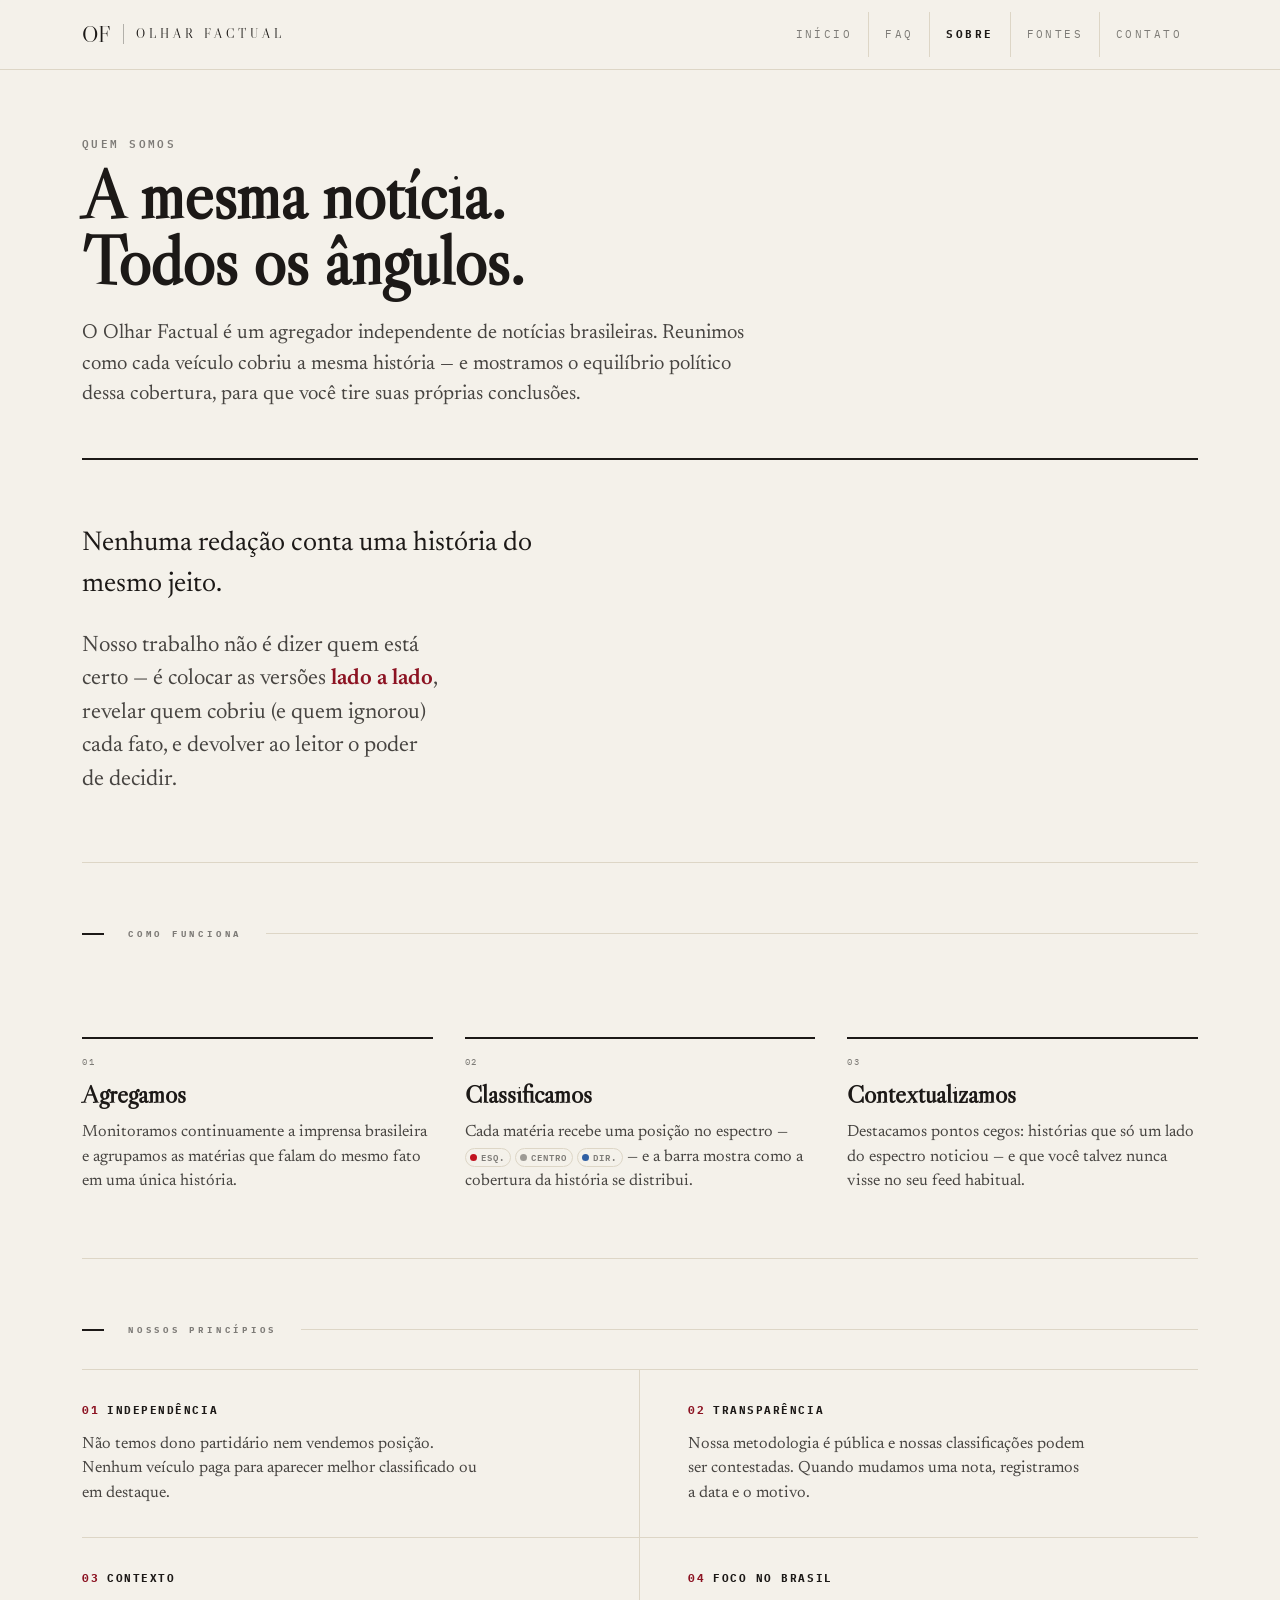
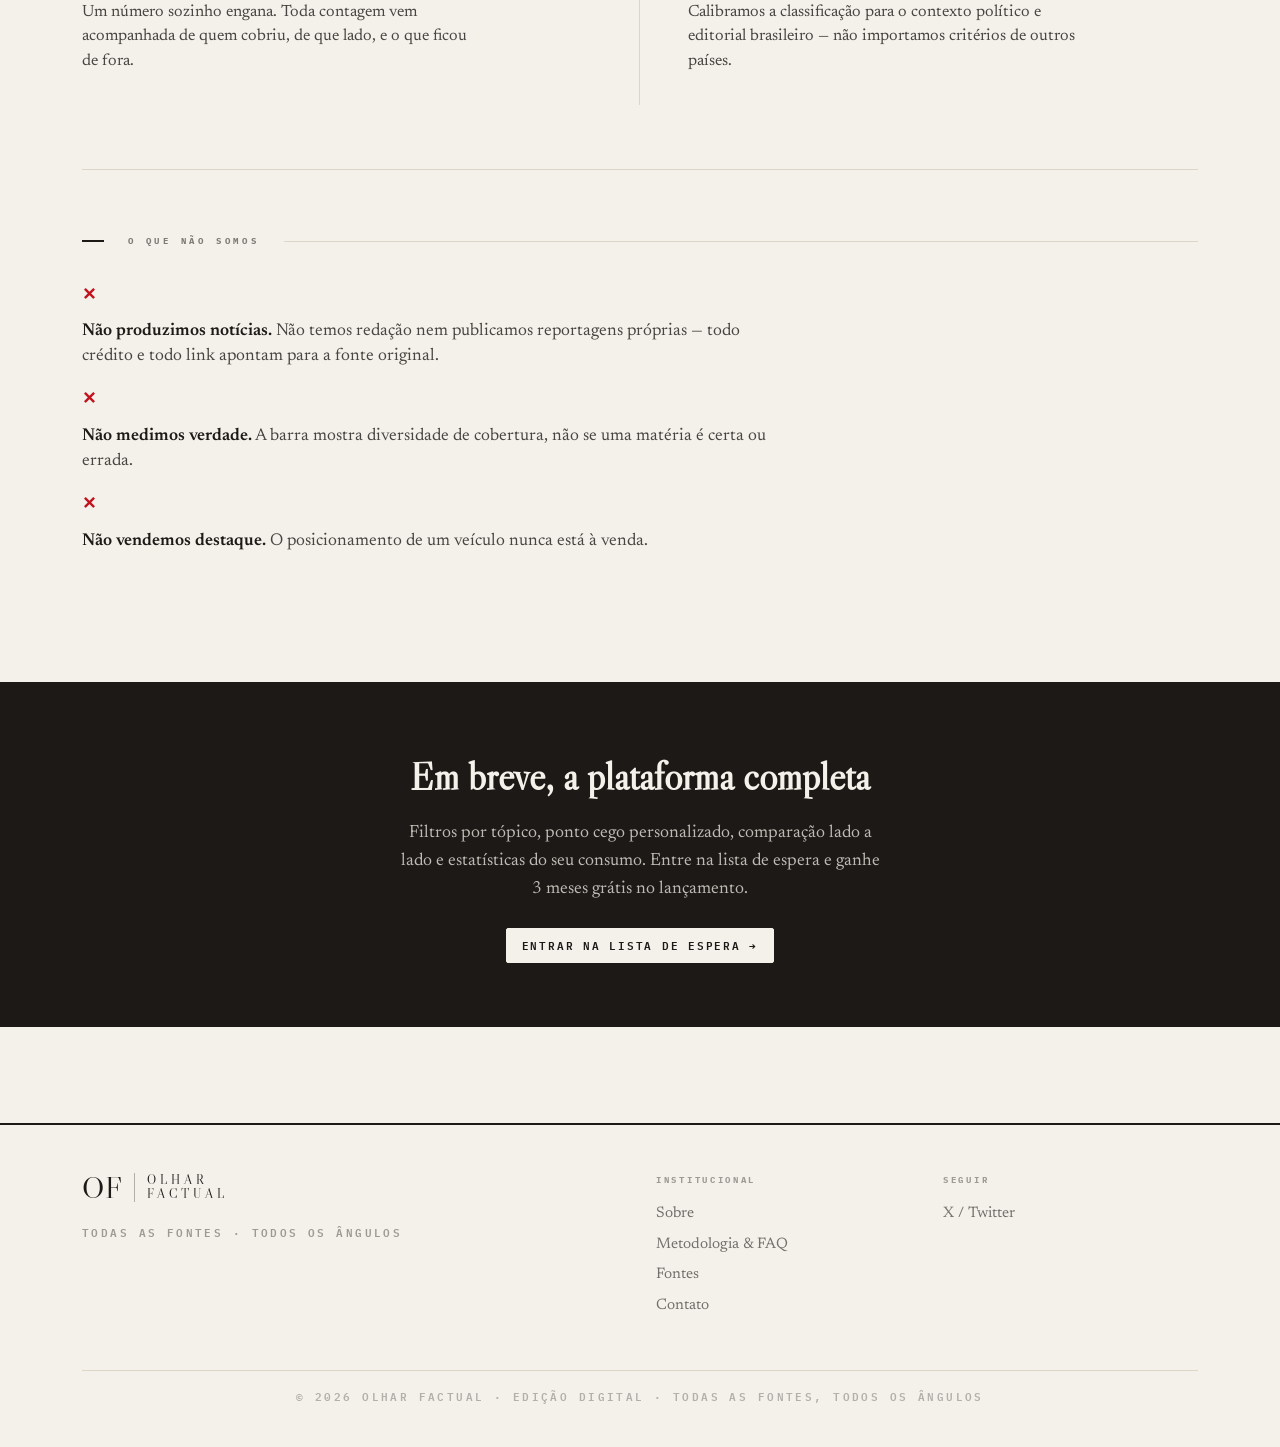
<file: Sobre.html>
<!DOCTYPE html>
<html lang="pt-BR">
<head>
<meta charset="UTF-8">
<meta name="viewport" content="width=device-width, initial-scale=1">
<title>Olhar Factual — Sobre</title>
<link rel="stylesheet" href="of-tokens.css">
<link rel="icon" href="favicon.svg" type="image/svg+xml">
<link rel="icon" type="image/png" sizes="32x32" href="favicon-32.png">
<link rel="apple-touch-icon" href="favicon-180.png">
<meta name="theme-color" content="#1c1917">
<style>
  .pg-head { padding-block: var(--of-s8) var(--of-s7); border-bottom: 2px solid var(--of-ink); }
  .pg-title { font-family: var(--of-display); font-size: clamp(2.6rem, 6vw, 4.25rem); line-height: 0.96; margin: var(--of-s3) 0 0; }

  .sb-manifesto { padding-block: var(--of-s8); border-bottom: 1px solid var(--of-rule); }
  .sb-manifesto p { font-family: var(--of-serif); font-size: clamp(1.3rem, 2.2vw, 1.7rem); line-height: 1.5;
    max-width: 30ch; margin: 0; color: var(--of-ink); text-wrap: pretty; }
  .sb-manifesto p + p { margin-top: var(--of-s5); color: var(--of-ink-80); font-size: clamp(1.15rem, 1.8vw, 1.4rem); }
  .sb-manifesto strong { color: var(--of-crimson); font-weight: 600; }

  .sb-steps { display: grid; gap: var(--of-s6); padding-block: var(--of-s8); }
  @media (min-width: 760px){ .sb-steps { grid-template-columns: repeat(3, 1fr); } }
  .sb-step { border-top: 2px solid var(--of-ink); padding-top: var(--of-s4); }
  .sb-step__n { font-family: var(--of-mono); font-size: var(--of-fs-micro); letter-spacing: 0.2em; color: var(--of-ink-55); }
  .sb-step__h { font-family: var(--of-display); font-size: 1.6rem; margin: var(--of-s3) 0 var(--of-s3); line-height: 1.05; }
  .sb-step__p { font-family: var(--of-serif); font-size: 1.02rem; line-height: 1.5; color: var(--of-ink-80); margin: 0; }

  .sb-principles { padding-block: var(--of-s8); border-top: 1px solid var(--of-rule); }
  .sb-pgrid { display: grid; gap: 0; margin-top: var(--of-s5); }
  @media (min-width: 760px){ .sb-pgrid { grid-template-columns: 1fr 1fr; } }
  .sb-pr { padding: var(--of-s6) 0; border-top: 1px solid var(--of-rule); }
  @media (min-width: 760px){
    .sb-pr { padding: var(--of-s6) var(--of-s7); }
    .sb-pr:nth-child(odd) { border-right: 1px solid var(--of-rule); padding-left: 0; }
  }
  .sb-pr__h { font-family: var(--of-mono); font-weight: 700; font-size: var(--of-fs-label); letter-spacing: 0.14em;
    text-transform: uppercase; color: var(--of-ink); margin: 0 0 var(--of-s3); display: flex; gap: 0.5rem; align-items: baseline; }
  .sb-pr__h span { color: var(--of-crimson); }
  .sb-pr__p { font-family: var(--of-serif); font-size: 1.02rem; line-height: 1.5; color: var(--of-ink-80); margin: 0; max-width: 44ch; }

  .sb-not { padding-block: var(--of-s8); border-top: 1px solid var(--of-rule); }
  .sb-not ul { list-style: none; margin: var(--of-s5) 0 0; padding: 0; display: grid; gap: var(--of-s4); max-width: 70ch; }
  .sb-not li { display: grid; grid-template-columns: auto 1fr; gap: 0.85rem; font-family: var(--of-serif);
    font-size: 1.08rem; line-height: 1.45; color: var(--of-ink-80); }
  .sb-not li::before { content: '✕'; font-family: var(--of-mono); color: var(--of-bias-left); font-weight: 700; }
  .sb-not li b { color: var(--of-ink); font-weight: 600; }

  .sb-cta { background: var(--of-ink); color: var(--of-paper); padding: var(--of-s8) var(--of-s7); text-align: center; margin-top: var(--of-s8); }
  .sb-cta h3 { font-family: var(--of-display); font-size: clamp(1.8rem, 3vw, 2.6rem); margin: 0 0 var(--of-s3); color: var(--of-paper); }
  .sb-cta p { color: color-mix(in oklab, var(--of-paper) 75%, transparent); max-width: 48ch; margin: 0 auto var(--of-s5); font-family: var(--of-serif); font-size: 1.1rem; }
  .sb-cta .of-btn { background: var(--of-paper); color: var(--of-ink); border-color: var(--of-paper); }
  .sb-cta .of-btn:hover { background: transparent; color: var(--of-paper); }
</style>
</head>
<body data-screen-label="Sobre">

<header class="of-topbar">
  <div class="of-container of-topbar__inner">
    <a href="index.html" class="of-logo"><span class="of-logo__mark" style="font-size:1.4rem">OF</span><span class="of-logo__rule"></span><span class="of-logo__word">Olhar Factual</span></a>
    <nav class="of-nav" style="border:0">
      <a href="index.html">Início</a><a href="FAQ.html">FAQ</a><a href="Sobre.html" aria-current="page">Sobre</a><a href="Fontes.html">Fontes</a><a href="Contato.html" style="border:0">Contato</a>
    </nav>
  </div>
</header>

<main class="of-container">

  <div class="pg-head">
    <div class="of-kicker">Quem somos</div>
    <h1 class="pg-title">A mesma notícia.<br>Todos os ângulos.</h1>
    <p class="of-deck" style="margin-top:var(--of-s5); max-width:62ch">
      O Olhar Factual é um agregador independente de notícias brasileiras. Reunimos como cada veículo cobriu a mesma história — e mostramos o equilíbrio político dessa cobertura, para que você tire suas próprias conclusões.
    </p>
  </div>

  <!-- MANIFESTO -->
  <section class="sb-manifesto">
    <p>Nenhuma redação conta uma história do mesmo jeito.</p>
    <p>Nosso trabalho não é dizer quem está certo — é colocar as versões <strong>lado a lado</strong>, revelar quem cobriu (e quem ignorou) cada fato, e devolver ao leitor o poder de decidir.</p>
  </section>

  <!-- COMO FUNCIONA -->
  <section>
    <div class="of-section-head" style="margin-top:var(--of-s8)"><span class="of-section-head__tick"></span><span class="of-section-head__label">Como funciona</span><span class="of-section-head__line"></span></div>
    <div class="sb-steps">
      <div class="sb-step">
        <div class="sb-step__n">01</div>
        <h3 class="sb-step__h">Agregamos</h3>
        <p class="sb-step__p">Monitoramos continuamente a imprensa brasileira e agrupamos as matérias que falam do mesmo fato em uma única história.</p>
      </div>
      <div class="sb-step">
        <div class="sb-step__n">02</div>
        <h3 class="sb-step__h">Classificamos</h3>
        <p class="sb-step__p">Cada matéria recebe uma posição no espectro — <span class="of-chip of-chip--left" style="vertical-align:middle">esq.</span> <span class="of-chip of-chip--center" style="vertical-align:middle">centro</span> <span class="of-chip of-chip--right" style="vertical-align:middle">dir.</span> — e a barra mostra como a cobertura da história se distribui.</p>
      </div>
      <div class="sb-step">
        <div class="sb-step__n">03</div>
        <h3 class="sb-step__h">Contextualizamos</h3>
        <p class="sb-step__p">Destacamos pontos cegos: histórias que só um lado do espectro noticiou — e que você talvez nunca visse no seu feed habitual.</p>
      </div>
    </div>
  </section>

  <!-- PRINCÍPIOS -->
  <section class="sb-principles">
    <div class="of-section-head"><span class="of-section-head__tick"></span><span class="of-section-head__label">Nossos princípios</span><span class="of-section-head__line"></span></div>
    <div class="sb-pgrid">
      <div class="sb-pr">
        <h4 class="sb-pr__h"><span>01</span> Independência</h4>
        <p class="sb-pr__p">Não temos dono partidário nem vendemos posição. Nenhum veículo paga para aparecer melhor classificado ou em destaque.</p>
      </div>
      <div class="sb-pr">
        <h4 class="sb-pr__h"><span>02</span> Transparência</h4>
        <p class="sb-pr__p">Nossa metodologia é pública e nossas classificações podem ser contestadas. Quando mudamos uma nota, registramos a data e o motivo.</p>
      </div>
      <div class="sb-pr">
        <h4 class="sb-pr__h"><span>03</span> Contexto</h4>
        <p class="sb-pr__p">Um número sozinho engana. Toda contagem vem acompanhada de quem cobriu, de que lado, e o que ficou de fora.</p>
      </div>
      <div class="sb-pr">
        <h4 class="sb-pr__h"><span>04</span> Foco no Brasil</h4>
        <p class="sb-pr__p">Calibramos a classificação para o contexto político e editorial brasileiro — não importamos critérios de outros países.</p>
      </div>
    </div>
  </section>

  <!-- O QUE NÃO SOMOS -->
  <section class="sb-not">
    <div class="of-section-head"><span class="of-section-head__tick"></span><span class="of-section-head__label">O que não somos</span><span class="of-section-head__line"></span></div>
    <ul>
      <li><span></span><span><b>Não produzimos notícias.</b> Não temos redação nem publicamos reportagens próprias — todo crédito e todo link apontam para a fonte original.</span></li>
      <li><span></span><span><b>Não medimos verdade.</b> A barra mostra diversidade de cobertura, não se uma matéria é certa ou errada.</span></li>
      <li><span></span><span><b>Não vendemos destaque.</b> O posicionamento de um veículo nunca está à venda.</span></li>
    </ul>
  </section>

</main>

<!-- CTA -->
<section class="sb-cta">
  <div class="of-container">
    <h3>Em breve, a plataforma completa</h3>
    <p>Filtros por tópico, ponto cego personalizado, comparação lado a lado e estatísticas do seu consumo. Entre na lista de espera e ganhe 3 meses grátis no lançamento.</p>
    <a href="index.html#waitlist" class="of-btn">Entrar na lista de espera →</a>
  </div>
</section>

<footer class="of-footer">
  <div class="of-container">
    <div class="of-footer__cols">
      <div class="of-footer__col" style="grid-column: span 2; min-width:auto">
        <a href="index.html" style="padding:0"><span class="of-logo"><span class="of-logo__mark">OF</span><span class="of-logo__rule"></span><span class="of-logo__word of-logo--stacked" style="display:flex;flex-direction:column">Olhar<br>Factual</span></span></a>
        <p class="of-kicker" style="margin-top:var(--of-s4); color:var(--of-ink-40)">Todas as fontes · Todos os ângulos</p>
      </div>
      <div class="of-footer__col"><h4>Institucional</h4><a href="Sobre.html">Sobre</a><a href="FAQ.html">Metodologia &amp; FAQ</a><a href="Fontes.html">Fontes</a><a href="Contato.html">Contato</a></div>
      <div class="of-footer__col"><h4>Seguir</h4><a href="https://x.com/olharfactual" target="_blank" rel="noopener">X / Twitter</a></div>
    </div>
    <div class="of-hr" style="margin-top:var(--of-s7)"></div>
    <p class="of-kicker" style="margin-top:var(--of-s4); text-align:center; color:var(--of-ink-30)">© 2026 Olhar Factual · Edição Digital · Todas as fontes, todos os ângulos</p>
  </div>
</footer>

</body>
</html>
</file>
<file: of-tokens.css>
/* ============================================================================
   OLHAR FACTUAL — Design tokens & component layer
   A warm-paper, broadsheet-inspired system for a modern news aggregator.
   Load order:  Google Fonts  →  this file  →  page-specific styles.
   ========================================================================== */

@import url('https://fonts.googleapis.com/css2?family=Libre+Caslon+Display&family=Newsreader:ital,opsz,wght@0,6..72,300;0,6..72,400;0,6..72,500;0,6..72,600;1,6..72,400&family=IBM+Plex+Mono:wght@400;500;600;700&display=swap');

/* ----------------------------------------------------------------------------
   1. TOKENS
---------------------------------------------------------------------------- */
:root {
  /* — Paper & ink ————————————————————————————————————————————— */
  --of-paper:        #f4f1ea;   /* base background — warm ivory newsprint   */
  --of-paper-raised: #faf8f2;   /* cards, raised surfaces                   */
  --of-paper-sunken: #ece7da;   /* wells, code, quiet panels                */
  --of-ink:          #1c1917;   /* primary text — warm near-black           */

  /* ink at fixed opacities (use these, not ad-hoc rgba) */
  --of-ink-80: color-mix(in oklab, var(--of-ink) 80%, transparent);
  --of-ink-60: color-mix(in oklab, var(--of-ink) 60%, transparent);
  --of-ink-55: color-mix(in oklab, var(--of-ink) 55%, transparent);
  --of-ink-40: color-mix(in oklab, var(--of-ink) 40%, transparent);
  --of-ink-30: color-mix(in oklab, var(--of-ink) 30%, transparent);
  --of-ink-20: color-mix(in oklab, var(--of-ink) 20%, transparent);

  /* — Rules & lines ——————————————————————————————————————————— */
  --of-rule:        #ddd6c6;    /* hairline dividers, warm gray             */
  --of-rule-soft:   #e6e0d2;
  --of-rule-heavy:  var(--of-ink);

  /* — Accents ————————————————————————————————————————————————— */
  --of-crimson:   #8c1322;      /* editorial accent — links, hover, marks   */
  --of-breaking:  #b11226;      /* breaking / Urgente — louder red          */
  --of-on-red:    #fbf6ec;      /* text on red                              */

  /* — Bias data palette (reserved — only for coverage charts) ——— */
  /* Brazil convention: esquerda = vermelho, direita = azul (NOT the US mapping) */
  --of-bias-left:   #c1121f;    /* esquerda — vermelho                      */
  --of-bias-center: #847d70;    /* centro — neutral warm gray (readable)    */
  --of-bias-right:  #2f5fa3;    /* direita — azul                           */

  /* — Type families ——————————————————————————————————————————— */
  --of-display: 'Libre Caslon Display', 'Times New Roman', Georgia, serif;
  --of-serif:   'Newsreader', Georgia, 'Times New Roman', serif;
  --of-mono:    'IBM Plex Mono', ui-monospace, 'SFMono-Regular', Menlo, monospace;

  /* — Type scale (fluid) ——————————————————————————————————————— */
  --of-fs-wordmark: clamp(2.75rem, 6vw, 4.75rem);
  --of-fs-d1: clamp(2.5rem, 5.2vw, 3.75rem);   /* hero headline            */
  --of-fs-d2: clamp(1.9rem, 3.4vw, 2.6rem);    /* section lead headline    */
  --of-fs-h3: 1.6rem;                          /* card headline (large)    */
  --of-fs-h4: 1.25rem;                         /* card headline (small)    */
  --of-fs-deck: clamp(1.15rem, 1.6vw, 1.4rem); /* standfirst / lede        */
  --of-fs-body: 1.1875rem;                     /* article body 19px        */
  --of-fs-sm: 0.95rem;
  --of-fs-label: 0.6875rem;                    /* 11px mono labels         */
  --of-fs-micro: 0.5625rem;                    /* 9px tiny labels          */

  /* — Spacing (8pt-ish, warm rhythm) ——————————————————————————— */
  --of-s1: 0.25rem; --of-s2: 0.5rem;  --of-s3: 0.75rem; --of-s4: 1rem;
  --of-s5: 1.5rem;  --of-s6: 2rem;    --of-s7: 3rem;    --of-s8: 4rem;
  --of-s9: 6rem;

  /* — Structure ——————————————————————————————————————————————— */
  --of-maxw: 1180px;
  --of-gutter: clamp(1rem, 4vw, 2rem);
  --of-radius: 2px;             /* near-square; paper has no soft corners   */
}

/* ----------------------------------------------------------------------------
   2. BASE / RESET
---------------------------------------------------------------------------- */
*, *::before, *::after { box-sizing: border-box; }
html { -webkit-text-size-adjust: 100%; scroll-behavior: smooth; }
body {
  margin: 0;
  background: var(--of-paper);
  color: var(--of-ink);
  font-family: var(--of-serif);
  font-size: var(--of-fs-body);
  line-height: 1.6;
  font-optical-sizing: auto;
  -webkit-font-smoothing: antialiased;
  text-rendering: optimizeLegibility;
}
img { display: block; max-width: 100%; }
a { color: inherit; text-decoration: none; }
::selection { background: var(--of-ink); color: var(--of-paper); }

/* ----------------------------------------------------------------------------
   3. LAYOUT
---------------------------------------------------------------------------- */
.of-container { max-width: var(--of-maxw); margin-inline: auto; padding-inline: var(--of-gutter); }
.of-stack > * + * { margin-top: var(--of-s4); }

/* ----------------------------------------------------------------------------
   4. TYPOGRAPHY PRIMITIVES
---------------------------------------------------------------------------- */
.of-kicker {
  font-family: var(--of-mono);
  font-size: var(--of-fs-label);
  font-weight: 600;
  letter-spacing: 0.22em;
  text-transform: uppercase;
  color: var(--of-ink-55);
}
.of-eyebrow {
  font-family: var(--of-mono);
  font-size: var(--of-fs-micro);
  letter-spacing: 0.5em;
  text-transform: uppercase;
  color: var(--of-ink-55);
}

.of-headline { font-family: var(--of-display); font-weight: 400; line-height: 1.04; letter-spacing: -0.01em; color: var(--of-ink); text-wrap: balance; margin: 0; }
.of-headline--d1 { font-size: var(--of-fs-d1); }
.of-headline--d2 { font-size: var(--of-fs-d2); }
/* card headlines use Newsreader bold — tighter, more legible at small sizes */
.of-headline--h3, .of-headline--h4 { font-family: var(--of-serif); font-weight: 600; line-height: 1.18; letter-spacing: -0.005em; }
.of-headline--h3 { font-size: var(--of-fs-h3); }
.of-headline--h4 { font-size: var(--of-fs-h4); }

a.of-headline, .of-link-head { transition: color 0.18s ease; }
a.of-headline:hover, .group:hover .of-link-head { color: var(--of-crimson); }

.of-deck {
  font-family: var(--of-serif);
  font-weight: 400;
  font-size: var(--of-fs-deck);
  line-height: 1.5;
  color: var(--of-ink-80);
  margin: 0;
  text-wrap: pretty;
}

.of-body { font-family: var(--of-serif); font-size: var(--of-fs-body); line-height: 1.7; color: var(--of-ink-80); }
.of-body p { margin: 0 0 1.15em; }
.of-body p:first-of-type::first-letter {
  /* optional drop-cap helper, opt-in via .of-body--dropcap */
}
.of-body--dropcap > p:first-of-type::first-letter {
  font-family: var(--of-display); float: left; font-size: 3.6em; line-height: 0.72;
  padding: 0.06em 0.12em 0 0; color: var(--of-ink);
}
.of-clamp-2 { display: -webkit-box; -webkit-line-clamp: 2; -webkit-box-orient: vertical; overflow: hidden; }
.of-clamp-3 { display: -webkit-box; -webkit-line-clamp: 3; -webkit-box-orient: vertical; overflow: hidden; }
.of-clamp-4 { display: -webkit-box; -webkit-line-clamp: 4; -webkit-box-orient: vertical; overflow: hidden; }

/* ----------------------------------------------------------------------------
   5. RULES & SECTION HEADERS
---------------------------------------------------------------------------- */
.of-hr { border: 0; border-top: 1px solid var(--of-rule); margin: 0; }
.of-hr--heavy { border-top: 2px solid var(--of-rule-heavy); }

.of-section-head { display: flex; align-items: center; gap: var(--of-s5); margin-bottom: var(--of-s6); }
.of-section-head__tick { width: 22px; height: 2px; background: var(--of-ink); flex: none; }
.of-section-head__label {
  font-family: var(--of-mono); font-weight: 700; font-size: var(--of-fs-micro);
  letter-spacing: 0.42em; text-transform: uppercase; color: var(--of-ink-55); white-space: nowrap;
}
.of-section-head__line { flex: 1; height: 1px; background: var(--of-rule); }

/* ----------------------------------------------------------------------------
   6. BADGES
---------------------------------------------------------------------------- */
.of-badge {
  display: inline-block; vertical-align: middle;
  font-family: var(--of-mono); font-weight: 700; font-size: var(--of-fs-micro);
  letter-spacing: 0.2em; text-transform: uppercase;
  padding: 0.18em 0.5em; border-radius: var(--of-radius);
  background: var(--of-ink); color: var(--of-paper);
}
.of-badge--breaking { background: var(--of-breaking); color: var(--of-on-red); }
.of-badge--outline { background: transparent; color: var(--of-ink-60); border: 1px solid var(--of-rule); }
.of-badge--lg { font-size: 0.8rem; padding: 0.22em 0.55em; letter-spacing: 0.15em; }

/* ----------------------------------------------------------------------------
   7. STORY META  (source counts · article counts · time)
---------------------------------------------------------------------------- */
.of-meta { display: flex; align-items: center; gap: 0.65rem; flex-wrap: wrap;
  font-family: var(--of-mono); font-size: var(--of-fs-micro); text-transform: uppercase; letter-spacing: 0.08em; }
.of-meta__strong { color: var(--of-ink-80); }
.of-meta__num { color: var(--of-ink-60); }
.of-meta__time { color: var(--of-ink-55); letter-spacing: 0.05em; }
.of-meta__sep { color: var(--of-ink-20); letter-spacing: 0; }

/* ----------------------------------------------------------------------------
   8. COVERAGE BIAS BAR  (signature data viz)
---------------------------------------------------------------------------- */
.of-bias { margin-top: var(--of-s2); }
.of-bias__track { display: flex; height: 6px; border-radius: 99px; overflow: hidden; background: var(--of-paper-sunken); }
.of-bias__track--lg { height: 8px; }
.of-bias__seg { transition: width 0.4s ease; }
.of-bias__seg--left   { background: var(--of-bias-left); }
.of-bias__seg--center { background: var(--of-bias-center); }
.of-bias__seg--right  { background: var(--of-bias-right); }
.of-bias__legend { display: flex; justify-content: space-between; margin-top: 3px;
  font-family: var(--of-mono); font-size: 0.5rem; letter-spacing: 0.04em; }
.of-bias__legend .l { color: color-mix(in oklab, var(--of-bias-left) 75%, transparent); }
.of-bias__legend .c { color: var(--of-ink-60); }
.of-bias__legend .r { color: color-mix(in oklab, var(--of-bias-right) 75%, transparent); }

/* ----------------------------------------------------------------------------
   9. CARDS
---------------------------------------------------------------------------- */
.of-card { cursor: pointer; }
.of-card__img { width: 100%; aspect-ratio: 16 / 9; object-fit: cover; background: var(--of-paper-sunken);
  filter: saturate(0.92); }
.of-card__img--portrait { aspect-ratio: 3 / 4; }
.of-card .of-meta { margin-top: var(--of-s3); }
.of-card .of-headline { margin-top: var(--of-s2); }
.of-card .of-deck { margin-top: var(--of-s2); font-size: var(--of-fs-sm); }

/* divider grids */
.of-divide-x > * + * { border-top: 1px solid var(--of-rule); }
@media (min-width: 768px) {
  .of-row-3 { display: grid; grid-template-columns: repeat(3, 1fr); }
  .of-row-3 > * { padding-inline: var(--of-s6); border-right: 1px solid var(--of-rule); }
  .of-row-3 > *:first-child { padding-left: 0; }
  .of-row-3 > *:last-child { padding-right: 0; border-right: 0; }
  .of-divide-x > * + * { border-top: 0; }
}

/* ----------------------------------------------------------------------------
   8b. BIAS CHIPS & OUTLET COMPARISON  (core product surface)
   Olhar Factual aggregates the SAME story across Brazilian outlets and shows
   how each one frames it. These primitives express a single outlet's lean.
---------------------------------------------------------------------------- */
.of-chip { display: inline-flex; align-items: center; gap: 0.4em; font-family: var(--of-mono);
  font-size: var(--of-fs-micro); font-weight: 600; letter-spacing: 0.12em; text-transform: uppercase;
  padding: 0.16em 0.5em; border-radius: 99px; border: 1px solid var(--of-rule); color: var(--of-ink-55); }
.of-chip::before { content: ''; width: 7px; height: 7px; border-radius: 99px; background: var(--of-ink-30); }
.of-chip--left::before   { background: var(--of-bias-left); }
.of-chip--center::before { background: var(--of-ink-40); }
.of-chip--right::before  { background: var(--of-bias-right); }

/* a single outlet's take on the story */
.of-outlet { display: grid; grid-template-columns: 150px 1fr; gap: var(--of-s5);
  padding-block: var(--of-s4); border-top: 1px solid var(--of-rule); align-items: start; }
.of-outlet:first-child { border-top: 0; }
.of-outlet__brand { display: flex; flex-direction: column; gap: 0.35rem; }
.of-outlet__name { font-family: var(--of-mono); font-weight: 700; font-size: 0.72rem;
  letter-spacing: 0.12em; text-transform: uppercase; color: var(--of-ink); }
.of-outlet__take { font-family: var(--of-serif); font-size: 1.05rem; line-height: 1.4; color: var(--of-ink-80); margin: 0; }
.of-outlet__take .hl-l { background: color-mix(in oklab, var(--of-bias-left) 18%, transparent); }
.of-outlet__take .hl-r { background: color-mix(in oklab, var(--of-bias-right) 20%, transparent); }
.of-outlet__note { font-family: var(--of-mono); font-size: var(--of-fs-micro); color: var(--of-ink-40);
  letter-spacing: 0.06em; margin-top: 0.4rem; }
@media (max-width: 640px){ .of-outlet { grid-template-columns: 1fr; gap: var(--of-s2); } }

/* big bias gauge for a story header */
.of-gauge { display: flex; flex-direction: column; gap: var(--of-s2); }
.of-gauge__nums { display: flex; justify-content: space-between; font-family: var(--of-mono);
  font-size: var(--of-fs-label); letter-spacing: 0.1em; }
.of-gauge__nums .l { color: var(--of-bias-left); } .of-gauge__nums .c { color: var(--of-ink-40); } .of-gauge__nums .r { color: var(--of-bias-right); }

/* ----------------------------------------------------------------------------
   10. BUTTONS & LINKS
---------------------------------------------------------------------------- */
.of-btn {
  display: inline-flex; align-items: center; gap: 0.5em;
  font-family: var(--of-mono); font-size: var(--of-fs-label); font-weight: 600;
  letter-spacing: 0.16em; text-transform: uppercase;
  padding: 0.7em 1.3em; border: 1px solid var(--of-ink); background: var(--of-ink); color: var(--of-paper);
  border-radius: var(--of-radius); cursor: pointer; transition: background 0.18s, color 0.18s; }
.of-btn:hover { background: transparent; color: var(--of-ink); }
.of-btn--ghost { background: transparent; color: var(--of-ink); }
.of-btn--ghost:hover { background: var(--of-ink); color: var(--of-paper); }
.of-textlink {
  font-family: var(--of-mono); font-size: var(--of-fs-label); font-weight: 600;
  letter-spacing: 0.12em; text-transform: uppercase; color: var(--of-ink-60);
  display: inline-flex; align-items: center; gap: 0.4em; transition: color 0.18s; }
.group:hover .of-textlink, .of-textlink:hover { color: var(--of-crimson); }

/* ----------------------------------------------------------------------------
   11. LOGO LOCKUP
---------------------------------------------------------------------------- */
.of-logo { display: inline-flex; align-items: center; gap: 0.75rem; color: var(--of-ink); }
.of-logo__mark { font-family: var(--of-display); font-size: 1.9rem; line-height: 0.9; letter-spacing: 0.02em; }
.of-logo__rule { width: 1px; align-self: stretch; background: var(--of-ink-30); }
.of-logo__word { font-family: var(--of-display); font-size: 0.78rem; line-height: 1.18;
  letter-spacing: 0.32em; text-transform: uppercase; }
.of-logo--stacked .of-logo__word { display: flex; flex-direction: column; }
/* avatar marks */
.of-avatar { display: inline-grid; place-items: center; font-family: var(--of-display);
  width: 2.6rem; height: 2.6rem; font-size: 1.05rem; letter-spacing: 0.02em; }
.of-avatar--square { background: var(--of-ink); color: var(--of-paper); border-radius: var(--of-radius); }
.of-avatar--outline { background: transparent; color: var(--of-ink); border: 1px solid var(--of-rule); border-radius: 6px; }
.of-avatar--circle { background: var(--of-ink); color: var(--of-paper); border-radius: 99px; }

/* ----------------------------------------------------------------------------
   12. MASTHEAD & NAV
---------------------------------------------------------------------------- */
.of-masthead { background: var(--of-paper); border-bottom: 1px solid var(--of-rule); }
.of-masthead__bar { display: flex; align-items: center; justify-content: space-between;
  padding-block: var(--of-s2); border-bottom: 1px solid var(--of-rule); }
.of-masthead__date, .of-masthead__tagline {
  font-family: var(--of-mono); font-size: 0.625rem; letter-spacing: 0.2em; text-transform: uppercase; color: var(--of-ink-60); }
.of-masthead__title { text-align: center; padding-block: var(--of-s6); border-bottom: 2px solid var(--of-ink); }
.of-wordmark { font-family: var(--of-display); font-size: var(--of-fs-wordmark); line-height: 0.92;
  letter-spacing: 0.06em; margin: 0; }
.of-nav { display: flex; align-items: center; justify-content: center; flex-wrap: wrap; }
.of-nav a { padding: 0.85rem 1rem; font-family: var(--of-mono); font-size: var(--of-fs-label);
  letter-spacing: 0.22em; text-transform: uppercase; color: var(--of-ink-55);
  border-right: 1px solid var(--of-rule); transition: background 0.15s, color 0.15s; }
.of-nav a:last-child { border-right: 0; }
.of-nav a:hover { color: var(--of-ink); background: color-mix(in oklab, var(--of-paper-sunken) 60%, transparent); }
.of-nav a[aria-current="page"] { color: var(--of-ink); font-weight: 700; }

/* compact sticky header variant (article / section pages) */
.of-topbar { position: sticky; top: 0; z-index: 50; background: color-mix(in oklab, var(--of-paper) 92%, transparent);
  backdrop-filter: blur(6px); border-bottom: 1px solid var(--of-rule); }
.of-topbar__inner { display: flex; align-items: center; justify-content: space-between; padding-block: var(--of-s3); }

/* ----------------------------------------------------------------------------
   13. BREAKING TICKER
---------------------------------------------------------------------------- */
.of-ticker { background: var(--of-breaking); color: var(--of-on-red); overflow: hidden; }
.of-ticker__inner { display: flex; align-items: stretch; max-width: var(--of-maxw); margin-inline: auto; }
.of-ticker__tag { flex: none; background: color-mix(in oklab, #000 22%, var(--of-breaking));
  display: flex; align-items: center; gap: 0.6rem; padding: 0.6rem 1.1rem; }
.of-ticker__dot { font-size: 0.7rem; animation: of-pulse 1.6s ease-in-out infinite; }
.of-ticker__tag span { font-family: var(--of-mono); font-weight: 700; font-size: var(--of-fs-micro);
  letter-spacing: 0.3em; text-transform: uppercase; white-space: nowrap; }
.of-ticker__viewport { position: relative; overflow: hidden; flex: 1; padding-block: 0.6rem; }
.of-ticker__track { display: flex; white-space: nowrap; width: max-content; animation: of-marquee 38s linear infinite; }
.of-ticker__track:hover { animation-play-state: paused; }
.of-ticker__item { font-family: var(--of-serif); font-size: 0.95rem; padding-inline: 1.4rem; }
.of-ticker__item::after { content: '·'; opacity: 0.4; margin-left: 1.4rem; }

@keyframes of-marquee { from { transform: translateX(0); } to { transform: translateX(-50%); } }
@keyframes of-pulse { 0%,100% { opacity: 1; } 50% { opacity: 0.25; } }
@media (prefers-reduced-motion: reduce) {
  .of-ticker__track { animation: none; }
  .of-ticker__dot { animation: none; }
}

/* ----------------------------------------------------------------------------
   14. FOOTER
---------------------------------------------------------------------------- */
.of-footer { border-top: 2px solid var(--of-ink); margin-top: var(--of-s9); padding-block: var(--of-s7) var(--of-s6); }
.of-footer__cols { display: grid; grid-template-columns: repeat(auto-fit, minmax(150px, 1fr)); gap: var(--of-s6); }
.of-footer__col h4 { font-family: var(--of-mono); font-size: var(--of-fs-micro); font-weight: 700;
  letter-spacing: 0.3em; text-transform: uppercase; color: var(--of-ink-40); margin: 0 0 var(--of-s3); }
.of-footer__col a { display: block; font-family: var(--of-serif); font-size: 0.95rem; color: var(--of-ink-60);
  padding-block: 0.2rem; transition: color 0.15s; }
.of-footer__col a:hover { color: var(--of-crimson); }

/* ----------------------------------------------------------------------------
   15. UTILITIES
---------------------------------------------------------------------------- */
.of-grid { display: grid; gap: var(--of-s6); }
@media (min-width: 768px) {
  .of-grid--hero { grid-template-columns: 3fr 2fr; gap: var(--of-s7); align-items: start; }
  .of-grid--4 { grid-template-columns: repeat(4, 1fr); }
  .of-grid--3 { grid-template-columns: repeat(3, 1fr); }
  .of-grid--article { grid-template-columns: minmax(0,1fr) 300px; gap: var(--of-s8); }
  .of-span-2 { grid-column: span 2; }
}
.of-mono { font-family: var(--of-mono); }
.of-muted { color: var(--of-ink-55); }
.of-pad-y { padding-block: var(--of-s7); }
</file>
